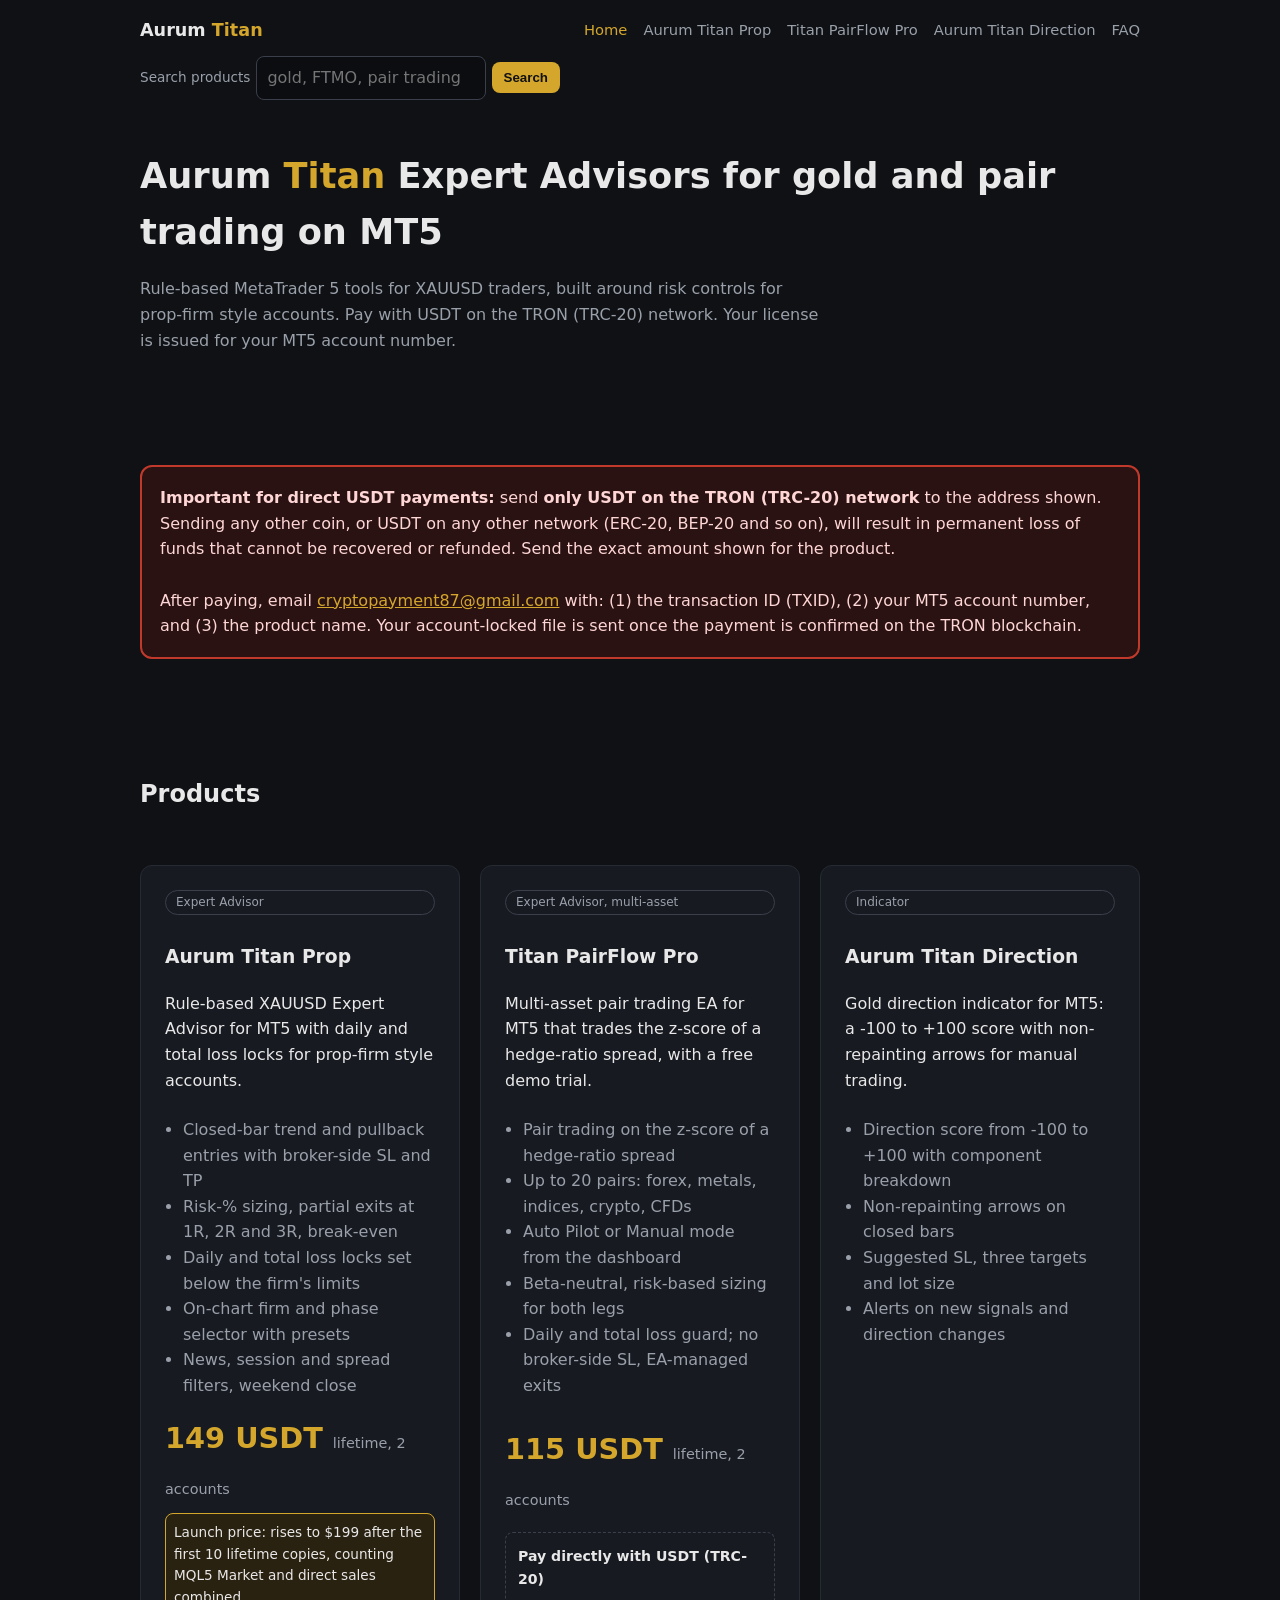
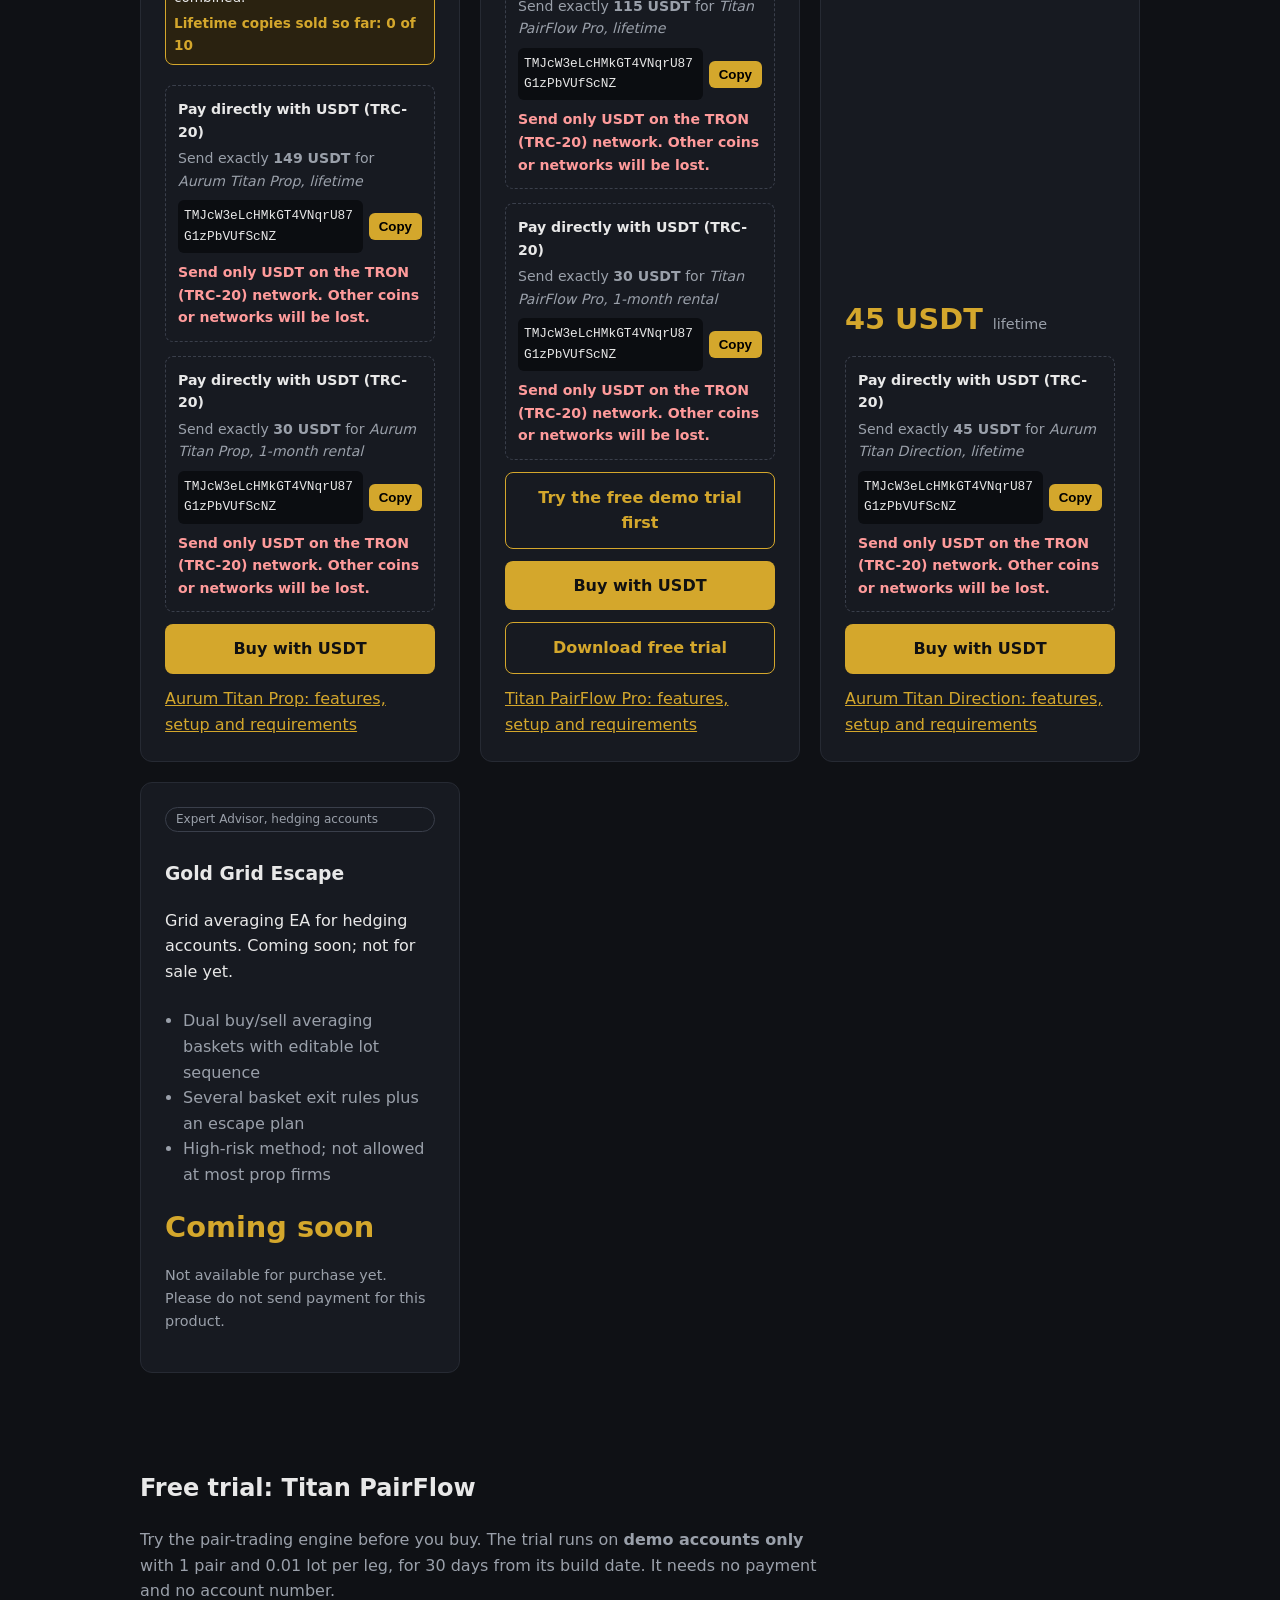
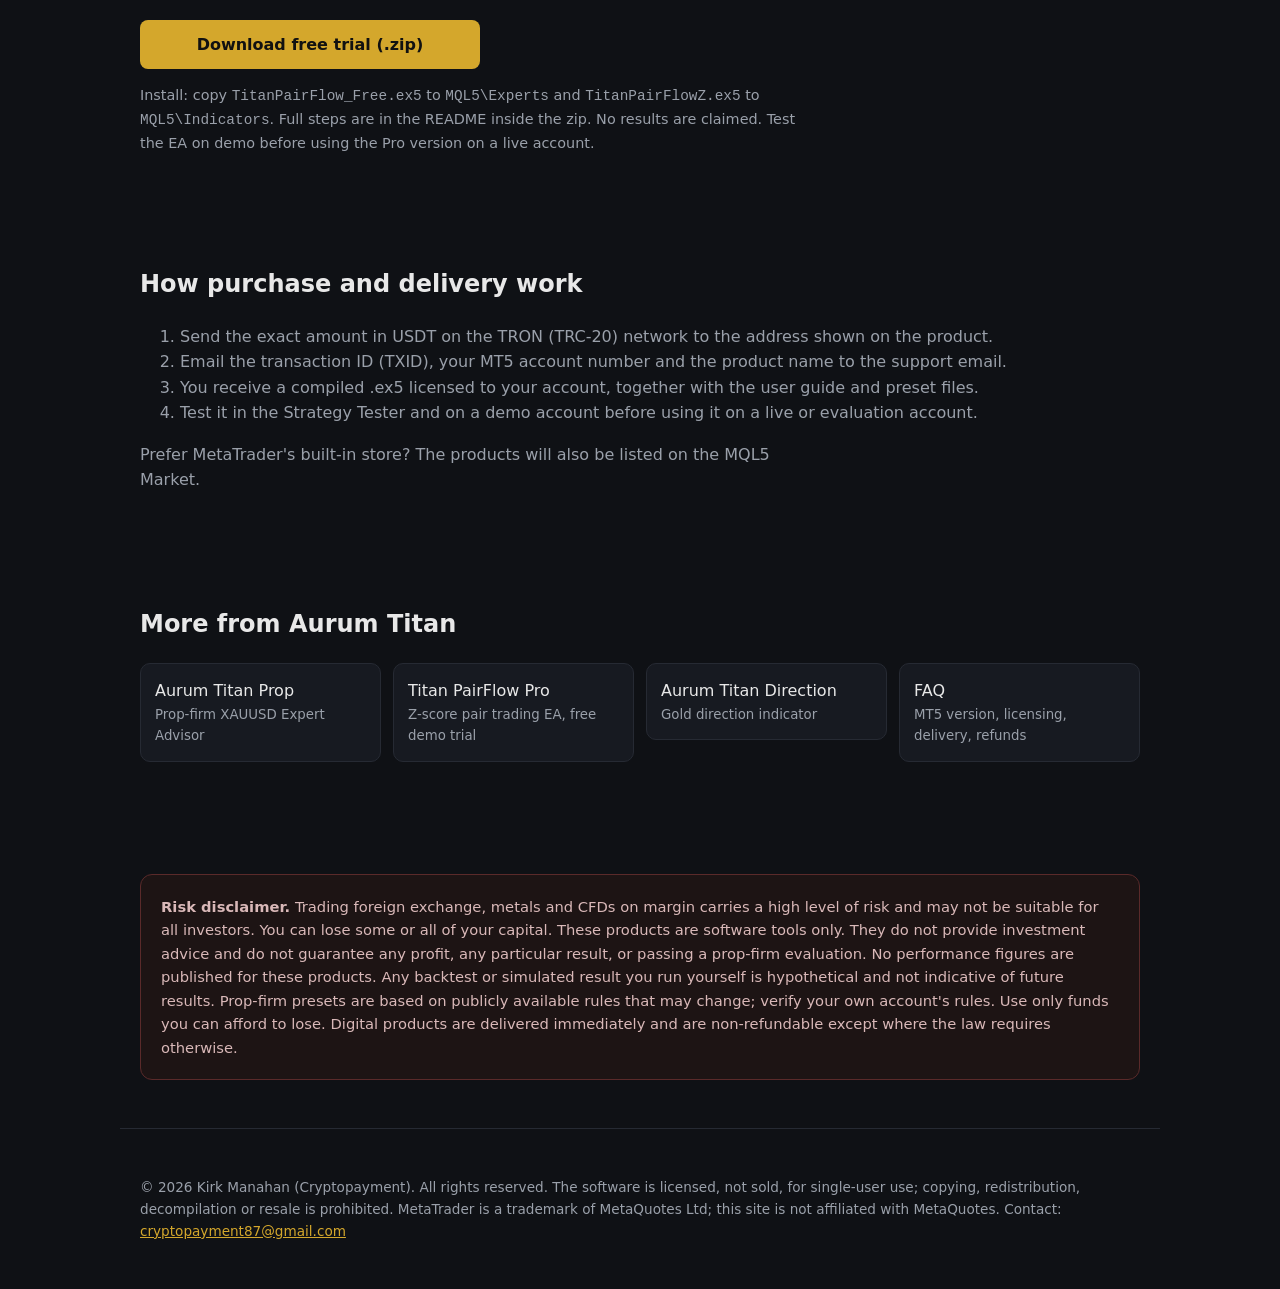
<file: index.html>
<!DOCTYPE html>
<html lang="en">
<head>
<meta charset="utf-8">
<meta name="viewport" content="width=device-width, initial-scale=1">
<title>Aurum Titan: Prop Firm Gold EA and Pair Trading EA for MT5</title>
<meta name="description" content="MetaTrader 5 tools: Aurum Titan Prop XAUUSD EA with daily and total loss locks, Titan PairFlow Pro z-score pair trading EA, and a gold direction indicator.">
<link rel="canonical" href="https://peeir36.github.io/aurum-titan-ea/">
<meta name="robots" content="index, follow">
<meta name="author" content="Kirk Manahan (Cryptopayment)">
<!-- SEARCH ENGINE VERIFICATION: paste the tags you get from the consoles here (home page is enough). -->
<!-- Google Search Console: <meta name="google-site-verification" content="PASTE_GOOGLE_TOKEN_HERE"> -->
<!-- Bing Webmaster Tools:  <meta name="msvalidate.01" content="PASTE_BING_TOKEN_HERE"> -->
<meta property="og:type" content="website">
<meta property="og:site_name" content="Aurum Titan">
<meta property="og:locale" content="en_US">
<meta property="og:title" content="Aurum Titan: Prop Firm Gold EA and Pair Trading EA for MT5">
<meta property="og:description" content="MetaTrader 5 tools: Aurum Titan Prop XAUUSD EA with daily and total loss locks, Titan PairFlow Pro z-score pair trading EA, and a gold direction indicator.">
<meta property="og:url" content="https://peeir36.github.io/aurum-titan-ea/">
<meta property="og:image" content="https://peeir36.github.io/aurum-titan-ea/assets/img/aurumtitanprop-promo.png">
<meta property="og:image:width" content="1080">
<meta property="og:image:height" content="1080">
<meta property="og:image:alt" content="Aurum Titan Prop: MetaTrader 5 Expert Advisor for XAUUSD">
<meta name="twitter:card" content="summary">
<meta name="twitter:title" content="Aurum Titan: Prop Firm Gold EA and Pair Trading EA for MT5">
<meta name="twitter:description" content="MetaTrader 5 tools: Aurum Titan Prop XAUUSD EA with daily and total loss locks, Titan PairFlow Pro z-score pair trading EA, and a gold direction indicator.">
<meta name="twitter:image" content="https://peeir36.github.io/aurum-titan-ea/assets/img/aurumtitanprop-promo.png">
<meta name="twitter:image:alt" content="Aurum Titan Prop: MetaTrader 5 Expert Advisor for XAUUSD">
<link rel="stylesheet" href="assets/site.css">
<script type="application/ld+json">
{
 "@context": "https://schema.org",
 "@graph": [
  {
   "@type": "Person",
   "@id": "https://peeir36.github.io/aurum-titan-ea/#kirk-manahan",
   "name": "Kirk Manahan",
   "alternateName": "Cryptopayment",
   "jobTitle": "MetaTrader 5 software developer",
   "email": "mailto:cryptopayment87@gmail.com",
   "url": "https://peeir36.github.io/aurum-titan-ea/",
   "sameAs": [
    "https://www.mql5.com/en/users/cryptopayment",
    "https://t.me/titanealabs"
   ]
  },
  {
   "@type": "WebSite",
   "@id": "https://peeir36.github.io/aurum-titan-ea/#website",
   "url": "https://peeir36.github.io/aurum-titan-ea/",
   "name": "Aurum Titan",
   "inLanguage": "en",
   "publisher": {
    "@id": "https://peeir36.github.io/aurum-titan-ea/#kirk-manahan"
   }
  },
  {
   "@type": "SoftwareApplication",
   "@id": "https://peeir36.github.io/aurum-titan-ea/aurumtitanprop/#software",
   "name": "Aurum Titan Prop",
   "description": "MetaTrader 5 Expert Advisor for XAUUSD: closed-bar trend and pullback entries with broker-side SL and TP, risk-% sizing, partial exits at 1R, 2R and 3R, daily and total loss locks, firm and phase presets, news, session and spread filters.",
   "url": "https://peeir36.github.io/aurum-titan-ea/aurumtitanprop/",
   "operatingSystem": "Windows (MetaTrader 5)",
   "applicationCategory": "FinanceApplication",
   "applicationSubCategory": "Expert Advisor",
   "softwareRequirements": "MetaTrader 5 desktop terminal",
   "author": {
    "@id": "https://peeir36.github.io/aurum-titan-ea/#kirk-manahan"
   },
   "publisher": {
    "@id": "https://peeir36.github.io/aurum-titan-ea/#kirk-manahan"
   },
   "offers": [
    {
     "@type": "Offer",
     "name": "Aurum Titan Prop, lifetime",
     "price": "149",
     "priceCurrency": "USD",
     "availability": "https://schema.org/InStock",
     "url": "https://peeir36.github.io/aurum-titan-ea/aurumtitanprop/#buy",
     "seller": {
      "@id": "https://peeir36.github.io/aurum-titan-ea/#kirk-manahan"
     },
     "category": "Software licence, paid in USDT (TRC-20)"
    },
    {
     "@type": "Offer",
     "name": "Aurum Titan Prop, 1-month rental",
     "price": "30",
     "priceCurrency": "USD",
     "availability": "https://schema.org/InStock",
     "url": "https://peeir36.github.io/aurum-titan-ea/aurumtitanprop/#buy",
     "seller": {
      "@id": "https://peeir36.github.io/aurum-titan-ea/#kirk-manahan"
     },
     "category": "Software licence, paid in USDT (TRC-20)"
    }
   ],
   "image": "https://peeir36.github.io/aurum-titan-ea/assets/img/aurumtitanprop-promo.png"
  },
  {
   "@type": "SoftwareApplication",
   "@id": "https://peeir36.github.io/aurum-titan-ea/titan-pairflow-pro/#software",
   "name": "Titan PairFlow Pro",
   "description": "MetaTrader 5 Expert Advisor for statistical pair trading: OLS hedge ratio and correlation per pair, entries on the z-score of the spread, beta-neutral risk-based sizing, up to 20 pairs, Auto Pilot or Manual mode, daily and total loss guard.",
   "url": "https://peeir36.github.io/aurum-titan-ea/titan-pairflow-pro/",
   "operatingSystem": "Windows (MetaTrader 5)",
   "applicationCategory": "FinanceApplication",
   "applicationSubCategory": "Expert Advisor",
   "softwareRequirements": "MetaTrader 5 desktop terminal",
   "author": {
    "@id": "https://peeir36.github.io/aurum-titan-ea/#kirk-manahan"
   },
   "publisher": {
    "@id": "https://peeir36.github.io/aurum-titan-ea/#kirk-manahan"
   },
   "offers": [
    {
     "@type": "Offer",
     "name": "Titan PairFlow Pro, lifetime",
     "price": "115",
     "priceCurrency": "USD",
     "availability": "https://schema.org/InStock",
     "url": "https://peeir36.github.io/aurum-titan-ea/titan-pairflow-pro/#buy",
     "seller": {
      "@id": "https://peeir36.github.io/aurum-titan-ea/#kirk-manahan"
     },
     "category": "Software licence, paid in USDT (TRC-20)"
    },
    {
     "@type": "Offer",
     "name": "Titan PairFlow Pro, 1-month rental",
     "price": "30",
     "priceCurrency": "USD",
     "availability": "https://schema.org/InStock",
     "url": "https://peeir36.github.io/aurum-titan-ea/titan-pairflow-pro/#buy",
     "seller": {
      "@id": "https://peeir36.github.io/aurum-titan-ea/#kirk-manahan"
     },
     "category": "Software licence, paid in USDT (TRC-20)"
    }
   ],
   "image": "https://peeir36.github.io/aurum-titan-ea/assets/img/titanpairflow-pro-promo.png"
  },
  {
   "@type": "SoftwareApplication",
   "@id": "https://peeir36.github.io/aurum-titan-ea/aurum-titan-direction/#software",
   "name": "Aurum Titan Direction",
   "description": "MetaTrader 5 indicator: direction score from -100 to +100 with component breakdown, non-repainting arrows on closed bars, suggested SL, three targets and lot size, alerts on new signals and direction changes.",
   "url": "https://peeir36.github.io/aurum-titan-ea/aurum-titan-direction/",
   "operatingSystem": "Windows (MetaTrader 5)",
   "applicationCategory": "FinanceApplication",
   "applicationSubCategory": "Indicator",
   "softwareRequirements": "MetaTrader 5 desktop terminal",
   "author": {
    "@id": "https://peeir36.github.io/aurum-titan-ea/#kirk-manahan"
   },
   "publisher": {
    "@id": "https://peeir36.github.io/aurum-titan-ea/#kirk-manahan"
   },
   "offers": [
    {
     "@type": "Offer",
     "name": "Aurum Titan Direction, lifetime",
     "price": "45",
     "priceCurrency": "USD",
     "availability": "https://schema.org/InStock",
     "url": "https://peeir36.github.io/aurum-titan-ea/aurum-titan-direction/#buy",
     "seller": {
      "@id": "https://peeir36.github.io/aurum-titan-ea/#kirk-manahan"
     },
     "category": "Software licence, paid in USDT (TRC-20)"
    }
   ]
  }
 ]
}
</script>
</head>
<body>
<a class="skip" href="#main">Skip to content</a>
<div class="topbar">
 <a class="brand" href="">Aurum <span>Titan</span></a>
 <nav aria-label="Main"><ul class="nav"><li><a href="" aria-current="page">Home</a></li><li><a href="aurumtitanprop/">Aurum Titan Prop</a></li><li><a href="titan-pairflow-pro/">Titan PairFlow Pro</a></li><li><a href="aurum-titan-direction/">Aurum Titan Direction</a></li><li><a href="faq/">FAQ</a></li></ul></nav>
 <form class="search" role="search" action="#products" method="get">
  <label for="q">Search products</label>
  <input type="search" id="q" name="q" placeholder="gold, FTMO, pair trading, trial..." autocomplete="off" aria-describedby="search-hint">
  <button type="submit">Search</button>
  <span id="search-hint" class="skip">Filters the product list by keyword, for example gold, XAUUSD, prop firm, FTMO, pair trading, z-score, grid, indicator, direction or trial.</span>
 </form>
</div>
<main id="main">
<header>
 <h1>Aurum <span>Titan</span> Expert Advisors for gold and pair trading on MT5</h1>
 <p class="lead">Rule-based MetaTrader 5 tools for XAUUSD traders, built around risk controls for prop-firm style accounts. Pay with USDT on the TRON (TRC-20) network. Your license is issued for your MT5 account number.</p>
</header>

<section>
 <div class="warnbox">
  <strong>Important for direct USDT payments:</strong> send <strong>only USDT on the TRON (TRC-20) network</strong> to the address shown. Sending any other coin, or USDT on any other network (ERC-20, BEP-20 and so on), will result in permanent loss of funds that cannot be recovered or refunded. Send the exact amount shown for the product.
  <br><br>After paying, email <a href="mailto:cryptopayment87@gmail.com" style="color:var(--gold)">cryptopayment87@gmail.com</a> with: (1) the transaction ID (TXID), (2) your MT5 account number, and (3) the product name. Your account-locked file is sent once the payment is confirmed on the TRON blockchain.
 </div>
</section>

<section id="products">
 <h2>Products</h2>
 <p id="search-status" class="status" role="status" aria-live="polite"></p>
 <div class="grid">
  <div class="card" id="card-atp" data-keywords="aurum titan prop gold xauusd prop firm ftmo fundednext the5ers expert advisor ea mt5 metatrader 5 trend pullback daily loss limit total loss lock risk guard news filter usdt buy">
   <span class="tag">Expert Advisor</span><h3><a href="aurumtitanprop/">Aurum Titan Prop</a></h3>
   <p class="one">Rule-based XAUUSD Expert Advisor for MT5 with daily and total loss locks for prop-firm style accounts.</p>
   <ul>
    <li>Closed-bar trend and pullback entries with broker-side SL and TP</li>
    <li>Risk-% sizing, partial exits at 1R, 2R and 3R, break-even</li>
    <li>Daily and total loss locks set below the firm's limits</li>
    <li>On-chart firm and phase selector with presets</li>
    <li>News, session and spread filters, weekend close</li>
   </ul>
   <div class="price">149 USDT <small>lifetime, 2 accounts</small></div>
   <div class="launch">Launch price: rises to $199 after the first 10 lifetime copies, counting MQL5 Market and direct sales combined. <span class="sold">Lifetime copies sold so far: 0 of 10</span></div>
   <div class="usdt">
    <div class="usdt-h">Pay directly with USDT (TRC-20)</div>
    <div>Send exactly <strong>149 USDT</strong> for <em>Aurum Titan Prop, lifetime</em></div>
    <div class="addr"><code>TMJcW3eLcHMkGT4VNqrU87G1zPbVUfScNZ</code><button type="button" class="copy" data-addr="TMJcW3eLcHMkGT4VNqrU87G1zPbVUfScNZ">Copy</button></div>
    <div class="usdt-warn">Send only USDT on the TRON (TRC-20) network. Other coins or networks will be lost.</div>
   </div>
   <div class="usdt">
    <div class="usdt-h">Pay directly with USDT (TRC-20)</div>
    <div>Send exactly <strong>30 USDT</strong> for <em>Aurum Titan Prop, 1-month rental</em></div>
    <div class="addr"><code>TMJcW3eLcHMkGT4VNqrU87G1zPbVUfScNZ</code><button type="button" class="copy" data-addr="TMJcW3eLcHMkGT4VNqrU87G1zPbVUfScNZ">Copy</button></div>
    <div class="usdt-warn">Send only USDT on the TRON (TRC-20) network. Other coins or networks will be lost.</div>
   </div>
   <a class="btn" href="aurumtitanprop/#buy">Buy with USDT</a>
   <a class="more" href="aurumtitanprop/">Aurum Titan Prop: features, setup and requirements</a>
  </div>
  <div class="card" id="card-tpf" data-keywords="titan pairflow pro pair trading pairs z-score zscore statistical arbitrage stat arb spread hedge ratio cointegration mean reversion forex metals indices crypto multi-asset expert advisor ea mt5 free trial demo download usdt buy">
   <span class="tag">Expert Advisor, multi-asset</span><h3><a href="titan-pairflow-pro/">Titan PairFlow Pro</a></h3>
   <p class="one">Multi-asset pair trading EA for MT5 that trades the z-score of a hedge-ratio spread, with a free demo trial.</p>
   <ul>
    <li>Pair trading on the z-score of a hedge-ratio spread</li>
    <li>Up to 20 pairs: forex, metals, indices, crypto, CFDs</li>
    <li>Auto Pilot or Manual mode from the dashboard</li>
    <li>Beta-neutral, risk-based sizing for both legs</li>
    <li>Daily and total loss guard; no broker-side SL, EA-managed exits</li>
   </ul>
   <div class="price">115 USDT <small>lifetime, 2 accounts</small></div>
   <div class="usdt">
    <div class="usdt-h">Pay directly with USDT (TRC-20)</div>
    <div>Send exactly <strong>115 USDT</strong> for <em>Titan PairFlow Pro, lifetime</em></div>
    <div class="addr"><code>TMJcW3eLcHMkGT4VNqrU87G1zPbVUfScNZ</code><button type="button" class="copy" data-addr="TMJcW3eLcHMkGT4VNqrU87G1zPbVUfScNZ">Copy</button></div>
    <div class="usdt-warn">Send only USDT on the TRON (TRC-20) network. Other coins or networks will be lost.</div>
   </div>
   <div class="usdt">
    <div class="usdt-h">Pay directly with USDT (TRC-20)</div>
    <div>Send exactly <strong>30 USDT</strong> for <em>Titan PairFlow Pro, 1-month rental</em></div>
    <div class="addr"><code>TMJcW3eLcHMkGT4VNqrU87G1zPbVUfScNZ</code><button type="button" class="copy" data-addr="TMJcW3eLcHMkGT4VNqrU87G1zPbVUfScNZ">Copy</button></div>
    <div class="usdt-warn">Send only USDT on the TRON (TRC-20) network. Other coins or networks will be lost.</div>
   </div>
   <a class="btn alt" href="#free-trial">Try the free demo trial first</a>
   <a class="btn" href="titan-pairflow-pro/#buy">Buy with USDT</a>
   <a class="btn alt" href="downloads/TitanPairFlow_Free_v1.00.zip" download>Download free trial</a>
   <a class="more" href="titan-pairflow-pro/">Titan PairFlow Pro: features, setup and requirements</a>
  </div>
  <div class="card" id="card-atd" data-keywords="aurum titan direction indicator gold xauusd direction score non-repainting arrows signals manual trading stop loss targets lot size alerts mt5 usdt buy">
   <span class="tag">Indicator</span><h3><a href="aurum-titan-direction/">Aurum Titan Direction</a></h3>
   <p class="one">Gold direction indicator for MT5: a -100 to +100 score with non-repainting arrows for manual trading.</p>
   <ul>
    <li>Direction score from -100 to +100 with component breakdown</li>
    <li>Non-repainting arrows on closed bars</li>
    <li>Suggested SL, three targets and lot size</li>
    <li>Alerts on new signals and direction changes</li>
   </ul>
   <div class="price">45 USDT <small>lifetime</small></div>
   <div class="usdt">
    <div class="usdt-h">Pay directly with USDT (TRC-20)</div>
    <div>Send exactly <strong>45 USDT</strong> for <em>Aurum Titan Direction, lifetime</em></div>
    <div class="addr"><code>TMJcW3eLcHMkGT4VNqrU87G1zPbVUfScNZ</code><button type="button" class="copy" data-addr="TMJcW3eLcHMkGT4VNqrU87G1zPbVUfScNZ">Copy</button></div>
    <div class="usdt-warn">Send only USDT on the TRON (TRC-20) network. Other coins or networks will be lost.</div>
   </div>
   <a class="btn" href="aurum-titan-direction/#buy">Buy with USDT</a>
   <a class="more" href="aurum-titan-direction/">Aurum Titan Direction: features, setup and requirements</a>
  </div>
  <div class="card" id="card-gge" data-keywords="gold grid escape grid averaging basket hedging xauusd gold expert advisor ea coming soon">
   <span class="tag">Expert Advisor, hedging accounts</span><h3>Gold Grid Escape</h3>
   <p class="one">Grid averaging EA for hedging accounts. Coming soon; not for sale yet.</p>
   <ul>
    <li>Dual buy/sell averaging baskets with editable lot sequence</li>
    <li>Several basket exit rules plus an escape plan</li>
    <li>High-risk method; not allowed at most prop firms</li>
   </ul>
   <div class="price">Coming soon</div>
   <p style="color:var(--muted);font-size:.9rem">Not available for purchase yet. Please do not send payment for this product.</p>
  </div>
 </div>
 <div id="no-match" class="nomatch" hidden>No products match your search. Try gold, XAUUSD, prop firm, FTMO, pair trading, z-score, grid, indicator, direction or trial, or clear the search box.</div>
</section>

<section id="free-trial">
 <h2>Free trial: Titan PairFlow</h2>
 <p class="lead">Try the pair-trading engine before you buy. The trial runs on <strong>demo accounts only</strong> with 1 pair and 0.01 lot per leg, for 30 days from its build date. It needs no payment and no account number.</p>
 <a class="btn" style="max-width:340px" href="downloads/TitanPairFlow_Free_v1.00.zip" download>Download free trial (.zip)</a>
 <p class="lead" style="font-size:.9rem">Install: copy <code>TitanPairFlow_Free.ex5</code> to <code>MQL5\Experts</code> and <code>TitanPairFlowZ.ex5</code> to <code>MQL5\Indicators</code>. Full steps are in the README inside the zip. No results are claimed. Test the EA on demo before using the Pro version on a live account.</p>
</section>

<section>
 <h2>How purchase and delivery work</h2>
 <ol>
  <li>Send the exact amount in USDT on the TRON (TRC-20) network to the address shown on the product.</li>
  <li>Email the transaction ID (TXID), your MT5 account number and the product name to the support email.</li>
  <li>You receive a compiled .ex5 licensed to your account, together with the user guide and preset files.</li>
  <li>Test it in the Strategy Tester and on a demo account before using it on a live or evaluation account.</li>
 </ol>
 <p class="lead">Prefer MetaTrader's built-in store? The products will also be listed on the MQL5 Market.</p>
</section>

<section>
 <h2>More from Aurum Titan</h2>
 <ul class="related"><li><a href="aurumtitanprop/">Aurum Titan Prop<small>Prop-firm XAUUSD Expert Advisor</small></a></li><li><a href="titan-pairflow-pro/">Titan PairFlow Pro<small>Z-score pair trading EA, free demo trial</small></a></li><li><a href="aurum-titan-direction/">Aurum Titan Direction<small>Gold direction indicator</small></a></li><li><a href="faq/">FAQ<small>MT5 version, licensing, delivery, refunds</small></a></li></ul>
</section>

<section>
 <div class="risk">
  <strong>Risk disclaimer.</strong> Trading foreign exchange, metals and CFDs on margin carries a high level of risk and may not be suitable for all investors. You can lose some or all of your capital. These products are software tools only. They do not provide investment advice and do not guarantee any profit, any particular result, or passing a prop-firm evaluation. No performance figures are published for these products. Any backtest or simulated result you run yourself is hypothetical and not indicative of future results. Prop-firm presets are based on publicly available rules that may change; verify your own account's rules. Use only funds you can afford to lose. Digital products are delivered immediately and are non-refundable except where the law requires otherwise.
 </div>
</section>
</main>
<footer>
 &copy; 2026 Kirk Manahan (Cryptopayment). All rights reserved. The software is licensed, not sold, for single-user use; copying, redistribution, decompilation or resale is prohibited. MetaTrader is a trademark of MetaQuotes Ltd; this site is not affiliated with MetaQuotes. Contact: <a href="mailto:cryptopayment87@gmail.com" style="color:var(--gold)">cryptopayment87@gmail.com</a>
</footer>
<script>
document.querySelectorAll('.copy').forEach(function(b){b.addEventListener('click',function(){
 var a=b.getAttribute('data-addr');
 var done=function(){b.textContent='Copied';setTimeout(function(){b.textContent='Copy'},1500)};
 if(navigator.clipboard){navigator.clipboard.writeText(a).then(done,function(){prompt('Copy this address:',a)})}else{prompt('Copy this address:',a)}
})});
</script>
<script>
(function(){
 var form=document.querySelector('form.search'),input=document.getElementById('q');
 var cards=[].slice.call(document.querySelectorAll('[data-keywords]'));
 var status=document.getElementById('search-status'),none=document.getElementById('no-match');
 if(!form||!input||!cards.length)return;          /* not the home page: the form submits to the home page */
 form.setAttribute('action','#products');
 function norm(s){return (s||'').toLowerCase().replace(/[^a-z0-9+\-%. ]+/g,' ');}
 var hay=cards.map(function(c){return norm(c.getAttribute('data-keywords')+' '+c.textContent);});
 function run(){
  var terms=norm(input.value).split(/\s+/).filter(Boolean),shown=0;
  cards.forEach(function(c,i){
   var ok=terms.every(function(t){return hay[i].indexOf(t)>-1;});
   c.hidden=!ok;if(ok)shown++;
  });
  none.hidden=shown>0;
  status.textContent=terms.length?(shown?shown+' of '+cards.length+' products match "'+input.value.trim()+'"':'No products match "'+input.value.trim()+'"'):'';
  var u=new URL(location.href);
  if(terms.length)u.searchParams.set('q',input.value.trim());else u.searchParams.delete('q');
  history.replaceState(null,'',u.pathname+u.search+u.hash);
 }
 input.addEventListener('input',run);
 input.addEventListener('keydown',function(e){if(e.key==='Escape'){input.value='';run();}});
 form.addEventListener('submit',function(e){e.preventDefault();run();document.getElementById('products').scrollIntoView();});
 var q=new URLSearchParams(location.search).get('q');
 if(q){input.value=q;run();}
})();
</script>
</body>
</html>
</file>
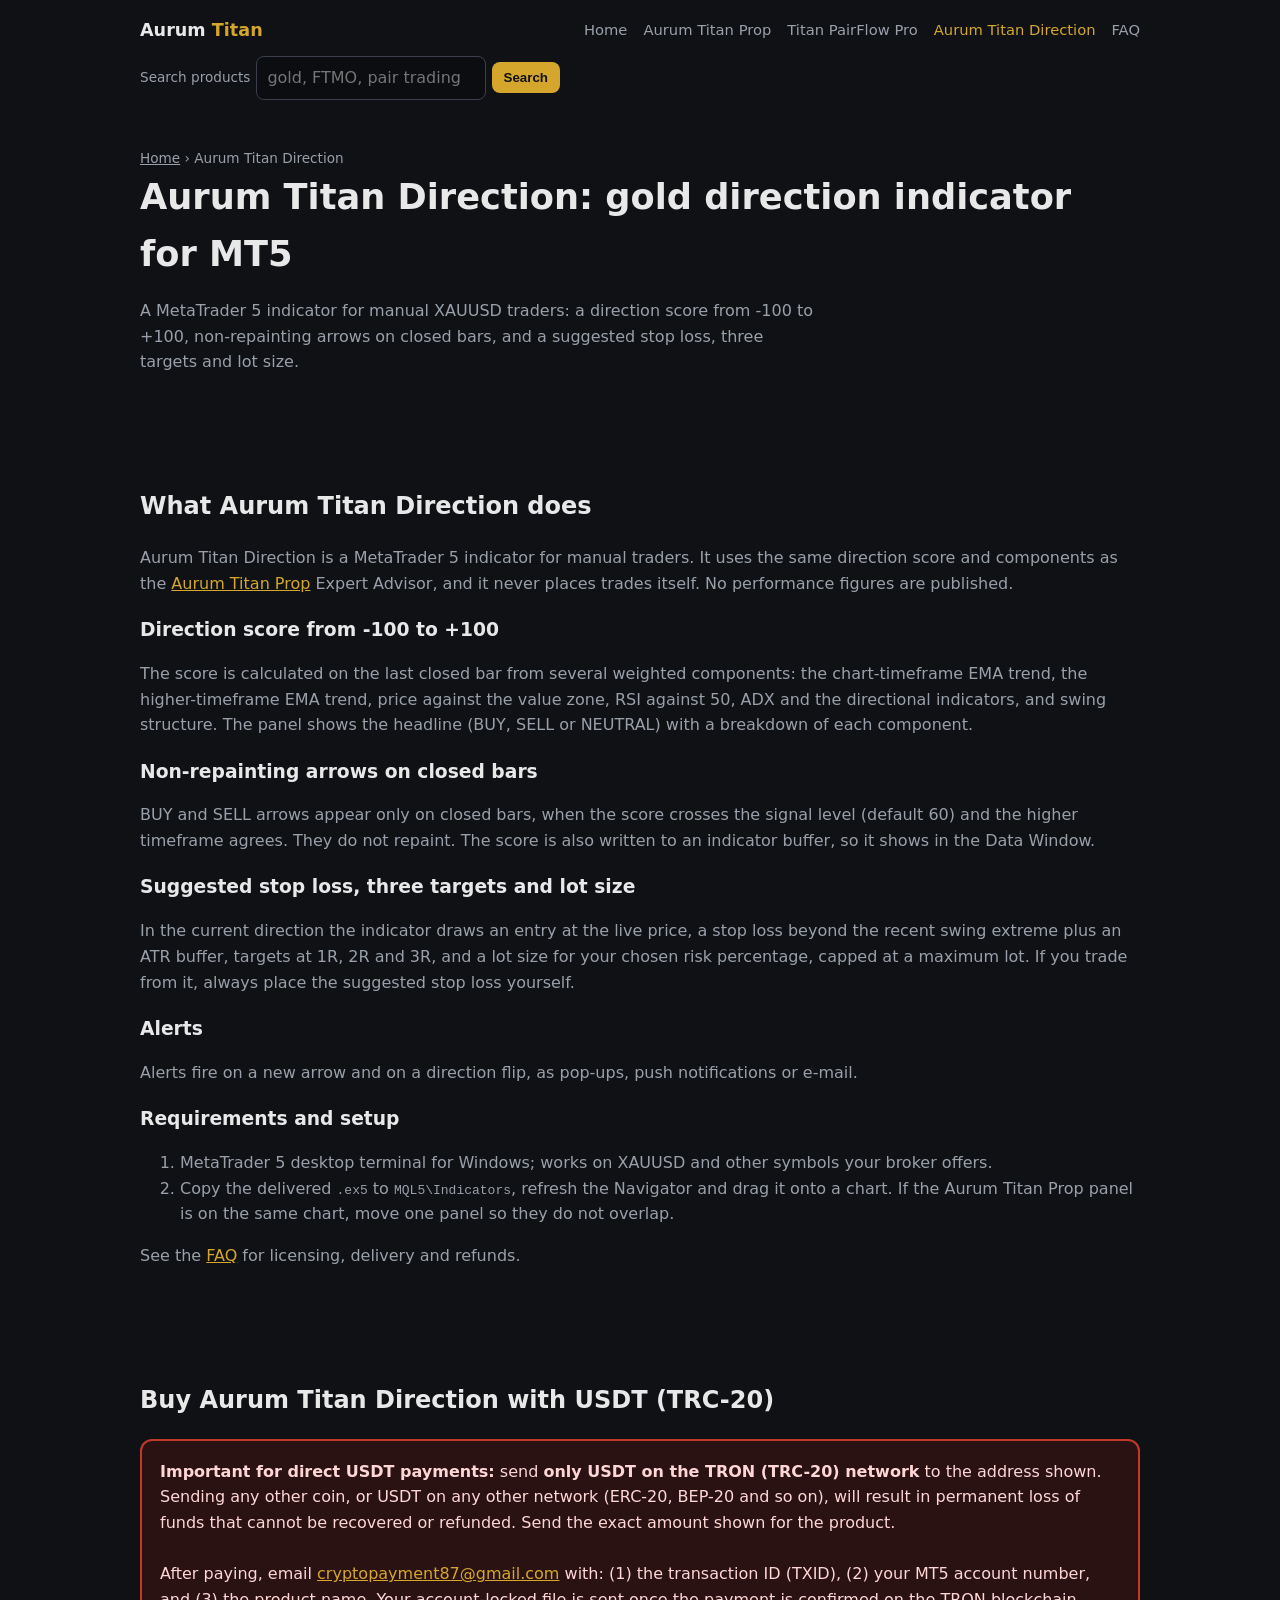
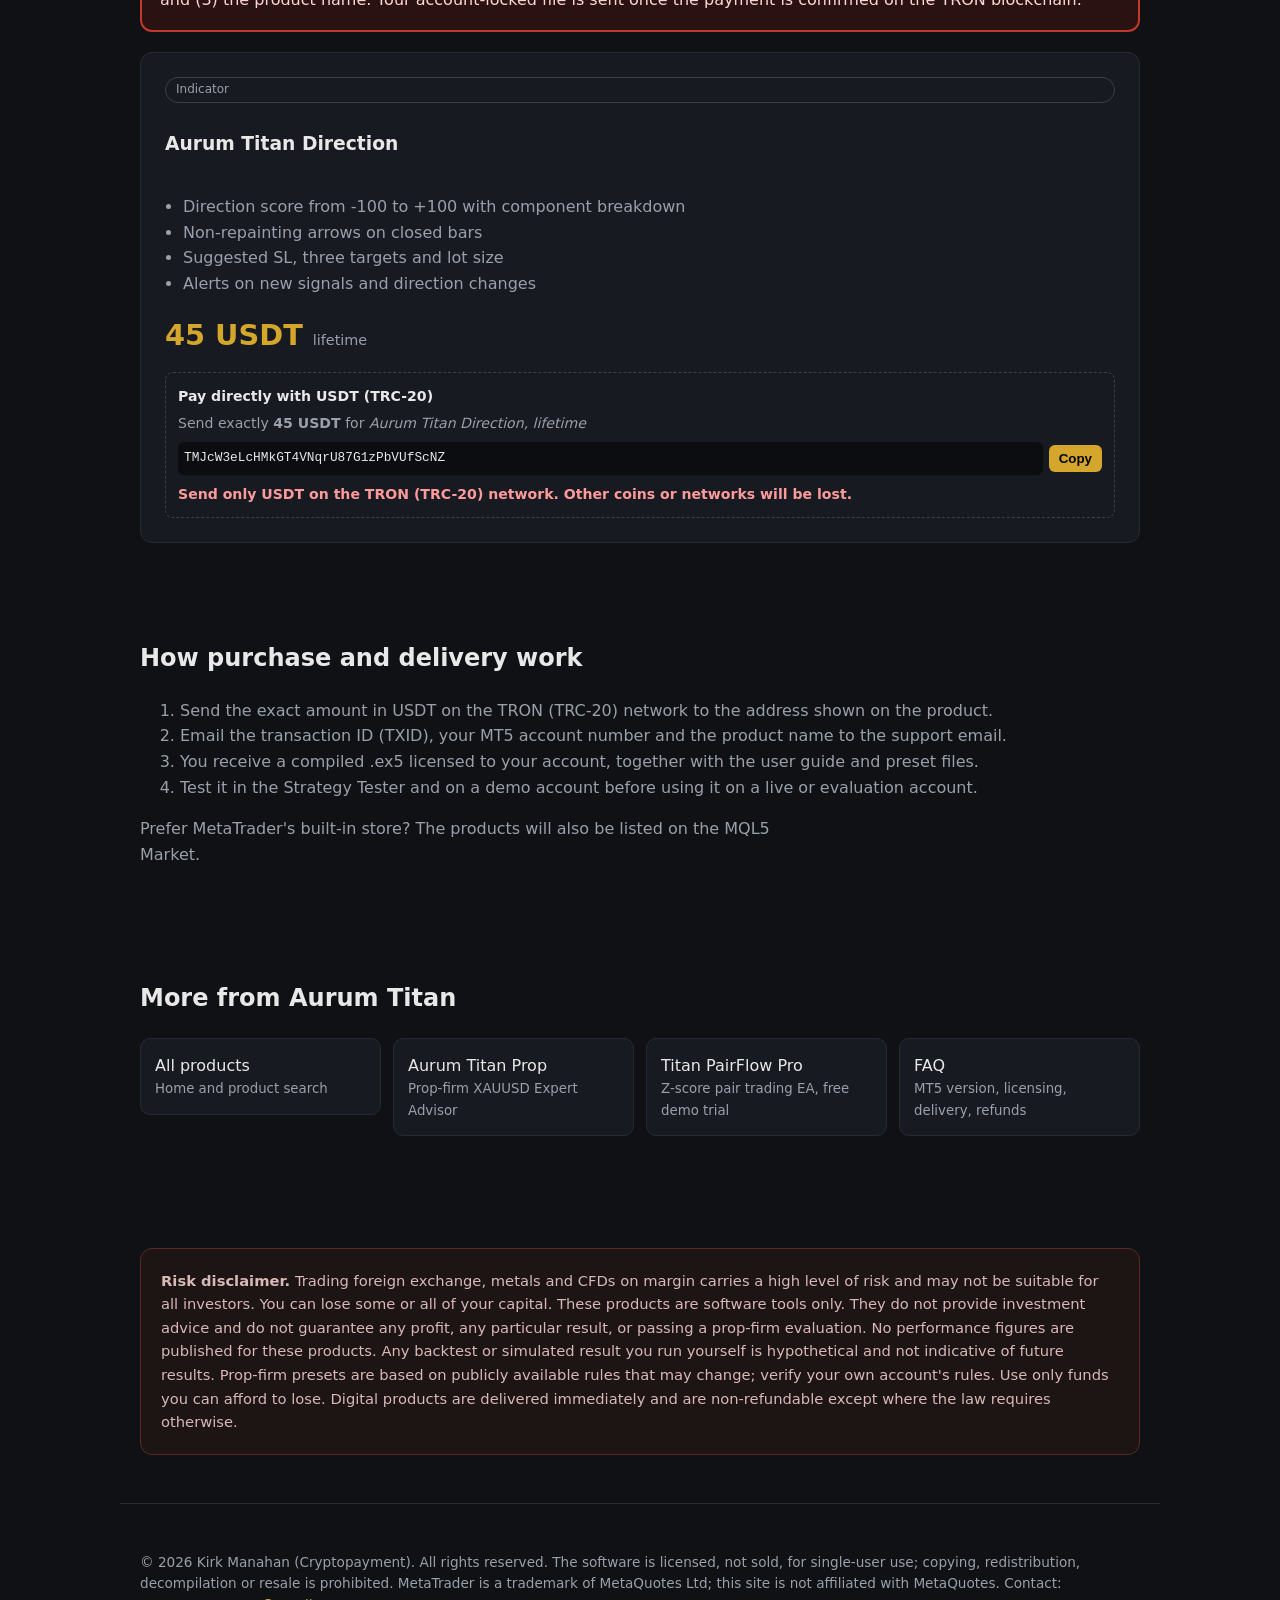
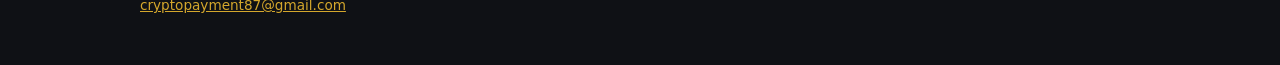
<file: aurum-titan-direction/index.html>
<!DOCTYPE html>
<html lang="en">
<head>
<meta charset="utf-8">
<meta name="viewport" content="width=device-width, initial-scale=1">
<title>Aurum Titan Direction: Gold Direction Indicator for MT5</title>
<meta name="description" content="Non-repainting XAUUSD direction indicator for MT5: score from -100 to +100, closed-bar arrows, suggested SL, three targets and lot size, alerts. 45 USDT.">
<link rel="canonical" href="https://peeir36.github.io/aurum-titan-ea/aurum-titan-direction/">
<meta name="robots" content="index, follow">
<meta name="author" content="Kirk Manahan (Cryptopayment)">
<!-- SEARCH ENGINE VERIFICATION: paste the tags you get from the consoles here (home page is enough). -->
<!-- Google Search Console: <meta name="google-site-verification" content="PASTE_GOOGLE_TOKEN_HERE"> -->
<!-- Bing Webmaster Tools:  <meta name="msvalidate.01" content="PASTE_BING_TOKEN_HERE"> -->
<meta property="og:type" content="website">
<meta property="og:site_name" content="Aurum Titan">
<meta property="og:locale" content="en_US">
<meta property="og:title" content="Aurum Titan Direction: Gold Direction Indicator for MT5">
<meta property="og:description" content="Non-repainting XAUUSD direction indicator for MT5: score from -100 to +100, closed-bar arrows, suggested SL, three targets and lot size, alerts. 45 USDT.">
<meta property="og:url" content="https://peeir36.github.io/aurum-titan-ea/aurum-titan-direction/">
<meta property="og:image" content="https://peeir36.github.io/aurum-titan-ea/assets/img/aurumtitanprop-promo.png">
<meta property="og:image:width" content="1080">
<meta property="og:image:height" content="1080">
<meta property="og:image:alt" content="Aurum Titan Prop: MetaTrader 5 Expert Advisor for XAUUSD">
<meta name="twitter:card" content="summary">
<meta name="twitter:title" content="Aurum Titan Direction: Gold Direction Indicator for MT5">
<meta name="twitter:description" content="Non-repainting XAUUSD direction indicator for MT5: score from -100 to +100, closed-bar arrows, suggested SL, three targets and lot size, alerts. 45 USDT.">
<meta name="twitter:image" content="https://peeir36.github.io/aurum-titan-ea/assets/img/aurumtitanprop-promo.png">
<meta name="twitter:image:alt" content="Aurum Titan Prop: MetaTrader 5 Expert Advisor for XAUUSD">
<link rel="stylesheet" href="../assets/site.css">
<script type="application/ld+json">
{
 "@context": "https://schema.org",
 "@graph": [
  {
   "@type": "Person",
   "@id": "https://peeir36.github.io/aurum-titan-ea/#kirk-manahan",
   "name": "Kirk Manahan",
   "alternateName": "Cryptopayment",
   "jobTitle": "MetaTrader 5 software developer",
   "email": "mailto:cryptopayment87@gmail.com",
   "url": "https://peeir36.github.io/aurum-titan-ea/",
   "sameAs": [
    "https://www.mql5.com/en/users/cryptopayment",
    "https://t.me/titanealabs"
   ]
  },
  {
   "@type": "WebSite",
   "@id": "https://peeir36.github.io/aurum-titan-ea/#website",
   "url": "https://peeir36.github.io/aurum-titan-ea/",
   "name": "Aurum Titan",
   "inLanguage": "en",
   "publisher": {
    "@id": "https://peeir36.github.io/aurum-titan-ea/#kirk-manahan"
   }
  },
  {
   "@type": "SoftwareApplication",
   "@id": "https://peeir36.github.io/aurum-titan-ea/aurum-titan-direction/#software",
   "name": "Aurum Titan Direction",
   "description": "MetaTrader 5 indicator: direction score from -100 to +100 with component breakdown, non-repainting arrows on closed bars, suggested SL, three targets and lot size, alerts on new signals and direction changes.",
   "url": "https://peeir36.github.io/aurum-titan-ea/aurum-titan-direction/",
   "operatingSystem": "Windows (MetaTrader 5)",
   "applicationCategory": "FinanceApplication",
   "applicationSubCategory": "Indicator",
   "softwareRequirements": "MetaTrader 5 desktop terminal",
   "author": {
    "@id": "https://peeir36.github.io/aurum-titan-ea/#kirk-manahan"
   },
   "publisher": {
    "@id": "https://peeir36.github.io/aurum-titan-ea/#kirk-manahan"
   },
   "offers": [
    {
     "@type": "Offer",
     "name": "Aurum Titan Direction, lifetime",
     "price": "45",
     "priceCurrency": "USD",
     "availability": "https://schema.org/InStock",
     "url": "https://peeir36.github.io/aurum-titan-ea/aurum-titan-direction/#buy",
     "seller": {
      "@id": "https://peeir36.github.io/aurum-titan-ea/#kirk-manahan"
     },
     "category": "Software licence, paid in USDT (TRC-20)"
    }
   ]
  },
  {
   "@type": "BreadcrumbList",
   "@id": "https://peeir36.github.io/aurum-titan-ea/aurum-titan-direction/#breadcrumb",
   "itemListElement": [
    {
     "@type": "ListItem",
     "position": 1,
     "name": "Home",
     "item": "https://peeir36.github.io/aurum-titan-ea/"
    },
    {
     "@type": "ListItem",
     "position": 2,
     "name": "Aurum Titan Direction",
     "item": "https://peeir36.github.io/aurum-titan-ea/aurum-titan-direction/"
    }
   ]
  }
 ]
}
</script>
</head>
<body>
<a class="skip" href="#main">Skip to content</a>
<div class="topbar">
 <a class="brand" href="../">Aurum <span>Titan</span></a>
 <nav aria-label="Main"><ul class="nav"><li><a href="../">Home</a></li><li><a href="../aurumtitanprop/">Aurum Titan Prop</a></li><li><a href="../titan-pairflow-pro/">Titan PairFlow Pro</a></li><li><a href="../aurum-titan-direction/" aria-current="page">Aurum Titan Direction</a></li><li><a href="../faq/">FAQ</a></li></ul></nav>
 <form class="search" role="search" action="../#products" method="get">
  <label for="q">Search products</label>
  <input type="search" id="q" name="q" placeholder="gold, FTMO, pair trading, trial..." autocomplete="off" aria-describedby="search-hint">
  <button type="submit">Search</button>
  <span id="search-hint" class="skip">Filters the product list by keyword, for example gold, XAUUSD, prop firm, FTMO, pair trading, z-score, grid, indicator, direction or trial.</span>
 </form>
</div>
<main id="main">
<header>
 <nav class="crumbs" aria-label="Breadcrumb"><a href="../">Home</a> &rsaquo; <span aria-current="page">Aurum Titan Direction</span></nav>
 <h1>Aurum Titan Direction: gold direction indicator for MT5</h1>
 <p class="lead">A MetaTrader 5 indicator for manual XAUUSD traders: a direction score from -100 to +100, non-repainting arrows on closed bars, and a suggested stop loss, three targets and lot size.</p>
</header>

<section class="content">
 <h2>What Aurum Titan Direction does</h2>
 <p>Aurum Titan Direction is a MetaTrader 5 indicator for manual traders. It uses the same direction score and components as the <a href="../aurumtitanprop/">Aurum Titan Prop</a> Expert Advisor, and it never places trades itself. No performance figures are published.</p>

 <h3>Direction score from -100 to +100</h3>
 <p>The score is calculated on the last closed bar from several weighted components: the chart-timeframe EMA trend, the higher-timeframe EMA trend, price against the value zone, RSI against 50, ADX and the directional indicators, and swing structure. The panel shows the headline (BUY, SELL or NEUTRAL) with a breakdown of each component.</p>

 <h3>Non-repainting arrows on closed bars</h3>
 <p>BUY and SELL arrows appear only on closed bars, when the score crosses the signal level (default 60) and the higher timeframe agrees. They do not repaint. The score is also written to an indicator buffer, so it shows in the Data Window.</p>

 <h3>Suggested stop loss, three targets and lot size</h3>
 <p>In the current direction the indicator draws an entry at the live price, a stop loss beyond the recent swing extreme plus an ATR buffer, targets at 1R, 2R and 3R, and a lot size for your chosen risk percentage, capped at a maximum lot. If you trade from it, always place the suggested stop loss yourself.</p>

 <h3>Alerts</h3>
 <p>Alerts fire on a new arrow and on a direction flip, as pop-ups, push notifications or e-mail.</p>

 <h3>Requirements and setup</h3>
 <ol>
  <li>MetaTrader 5 desktop terminal for Windows; works on XAUUSD and other symbols your broker offers.</li>
  <li>Copy the delivered <code>.ex5</code> to <code>MQL5\Indicators</code>, refresh the Navigator and drag it onto a chart. If the Aurum Titan Prop panel is on the same chart, move one panel so they do not overlap.</li>
 </ol>
 <p>See the <a href="../faq/">FAQ</a> for licensing, delivery and refunds.</p>
</section>

<section id="buy">
 <h2>Buy Aurum Titan Direction with USDT (TRC-20)</h2>
 <div class="warnbox">
  <strong>Important for direct USDT payments:</strong> send <strong>only USDT on the TRON (TRC-20) network</strong> to the address shown. Sending any other coin, or USDT on any other network (ERC-20, BEP-20 and so on), will result in permanent loss of funds that cannot be recovered or refunded. Send the exact amount shown for the product.
  <br><br>After paying, email <a href="mailto:cryptopayment87@gmail.com" style="color:var(--gold)">cryptopayment87@gmail.com</a> with: (1) the transaction ID (TXID), (2) your MT5 account number, and (3) the product name. Your account-locked file is sent once the payment is confirmed on the TRON blockchain.
 </div>
 <div class="grid">
  <div class="card">
   <span class="tag">Indicator</span><h3>Aurum Titan Direction</h3>
   <ul>
    <li>Direction score from -100 to +100 with component breakdown</li>
    <li>Non-repainting arrows on closed bars</li>
    <li>Suggested SL, three targets and lot size</li>
    <li>Alerts on new signals and direction changes</li>
   </ul>
   <div class="price">45 USDT <small>lifetime</small></div>
   <div class="usdt">
    <div class="usdt-h">Pay directly with USDT (TRC-20)</div>
    <div>Send exactly <strong>45 USDT</strong> for <em>Aurum Titan Direction, lifetime</em></div>
    <div class="addr"><code>TMJcW3eLcHMkGT4VNqrU87G1zPbVUfScNZ</code><button type="button" class="copy" data-addr="TMJcW3eLcHMkGT4VNqrU87G1zPbVUfScNZ">Copy</button></div>
    <div class="usdt-warn">Send only USDT on the TRON (TRC-20) network. Other coins or networks will be lost.</div>
   </div>
  </div>
 </div>
</section>


<section>
 <h2>How purchase and delivery work</h2>
 <ol>
  <li>Send the exact amount in USDT on the TRON (TRC-20) network to the address shown on the product.</li>
  <li>Email the transaction ID (TXID), your MT5 account number and the product name to the support email.</li>
  <li>You receive a compiled .ex5 licensed to your account, together with the user guide and preset files.</li>
  <li>Test it in the Strategy Tester and on a demo account before using it on a live or evaluation account.</li>
 </ol>
 <p class="lead">Prefer MetaTrader's built-in store? The products will also be listed on the MQL5 Market.</p>
</section>

<section>
 <h2>More from Aurum Titan</h2>
 <ul class="related"><li><a href="../">All products<small>Home and product search</small></a></li><li><a href="../aurumtitanprop/">Aurum Titan Prop<small>Prop-firm XAUUSD Expert Advisor</small></a></li><li><a href="../titan-pairflow-pro/">Titan PairFlow Pro<small>Z-score pair trading EA, free demo trial</small></a></li><li><a href="../faq/">FAQ<small>MT5 version, licensing, delivery, refunds</small></a></li></ul>
</section>

<section>
 <div class="risk">
  <strong>Risk disclaimer.</strong> Trading foreign exchange, metals and CFDs on margin carries a high level of risk and may not be suitable for all investors. You can lose some or all of your capital. These products are software tools only. They do not provide investment advice and do not guarantee any profit, any particular result, or passing a prop-firm evaluation. No performance figures are published for these products. Any backtest or simulated result you run yourself is hypothetical and not indicative of future results. Prop-firm presets are based on publicly available rules that may change; verify your own account's rules. Use only funds you can afford to lose. Digital products are delivered immediately and are non-refundable except where the law requires otherwise.
 </div>
</section>
</main>
<footer>
 &copy; 2026 Kirk Manahan (Cryptopayment). All rights reserved. The software is licensed, not sold, for single-user use; copying, redistribution, decompilation or resale is prohibited. MetaTrader is a trademark of MetaQuotes Ltd; this site is not affiliated with MetaQuotes. Contact: <a href="mailto:cryptopayment87@gmail.com" style="color:var(--gold)">cryptopayment87@gmail.com</a>
</footer>
<script>
document.querySelectorAll('.copy').forEach(function(b){b.addEventListener('click',function(){
 var a=b.getAttribute('data-addr');
 var done=function(){b.textContent='Copied';setTimeout(function(){b.textContent='Copy'},1500)};
 if(navigator.clipboard){navigator.clipboard.writeText(a).then(done,function(){prompt('Copy this address:',a)})}else{prompt('Copy this address:',a)}
})});
</script>
<script>
(function(){
 var form=document.querySelector('form.search'),input=document.getElementById('q');
 var cards=[].slice.call(document.querySelectorAll('[data-keywords]'));
 var status=document.getElementById('search-status'),none=document.getElementById('no-match');
 if(!form||!input||!cards.length)return;          /* not the home page: the form submits to the home page */
 form.setAttribute('action','#products');
 function norm(s){return (s||'').toLowerCase().replace(/[^a-z0-9+\-%. ]+/g,' ');}
 var hay=cards.map(function(c){return norm(c.getAttribute('data-keywords')+' '+c.textContent);});
 function run(){
  var terms=norm(input.value).split(/\s+/).filter(Boolean),shown=0;
  cards.forEach(function(c,i){
   var ok=terms.every(function(t){return hay[i].indexOf(t)>-1;});
   c.hidden=!ok;if(ok)shown++;
  });
  none.hidden=shown>0;
  status.textContent=terms.length?(shown?shown+' of '+cards.length+' products match "'+input.value.trim()+'"':'No products match "'+input.value.trim()+'"'):'';
  var u=new URL(location.href);
  if(terms.length)u.searchParams.set('q',input.value.trim());else u.searchParams.delete('q');
  history.replaceState(null,'',u.pathname+u.search+u.hash);
 }
 input.addEventListener('input',run);
 input.addEventListener('keydown',function(e){if(e.key==='Escape'){input.value='';run();}});
 form.addEventListener('submit',function(e){e.preventDefault();run();document.getElementById('products').scrollIntoView();});
 var q=new URLSearchParams(location.search).get('q');
 if(q){input.value=q;run();}
})();
</script>
</body>
</html>
</file>
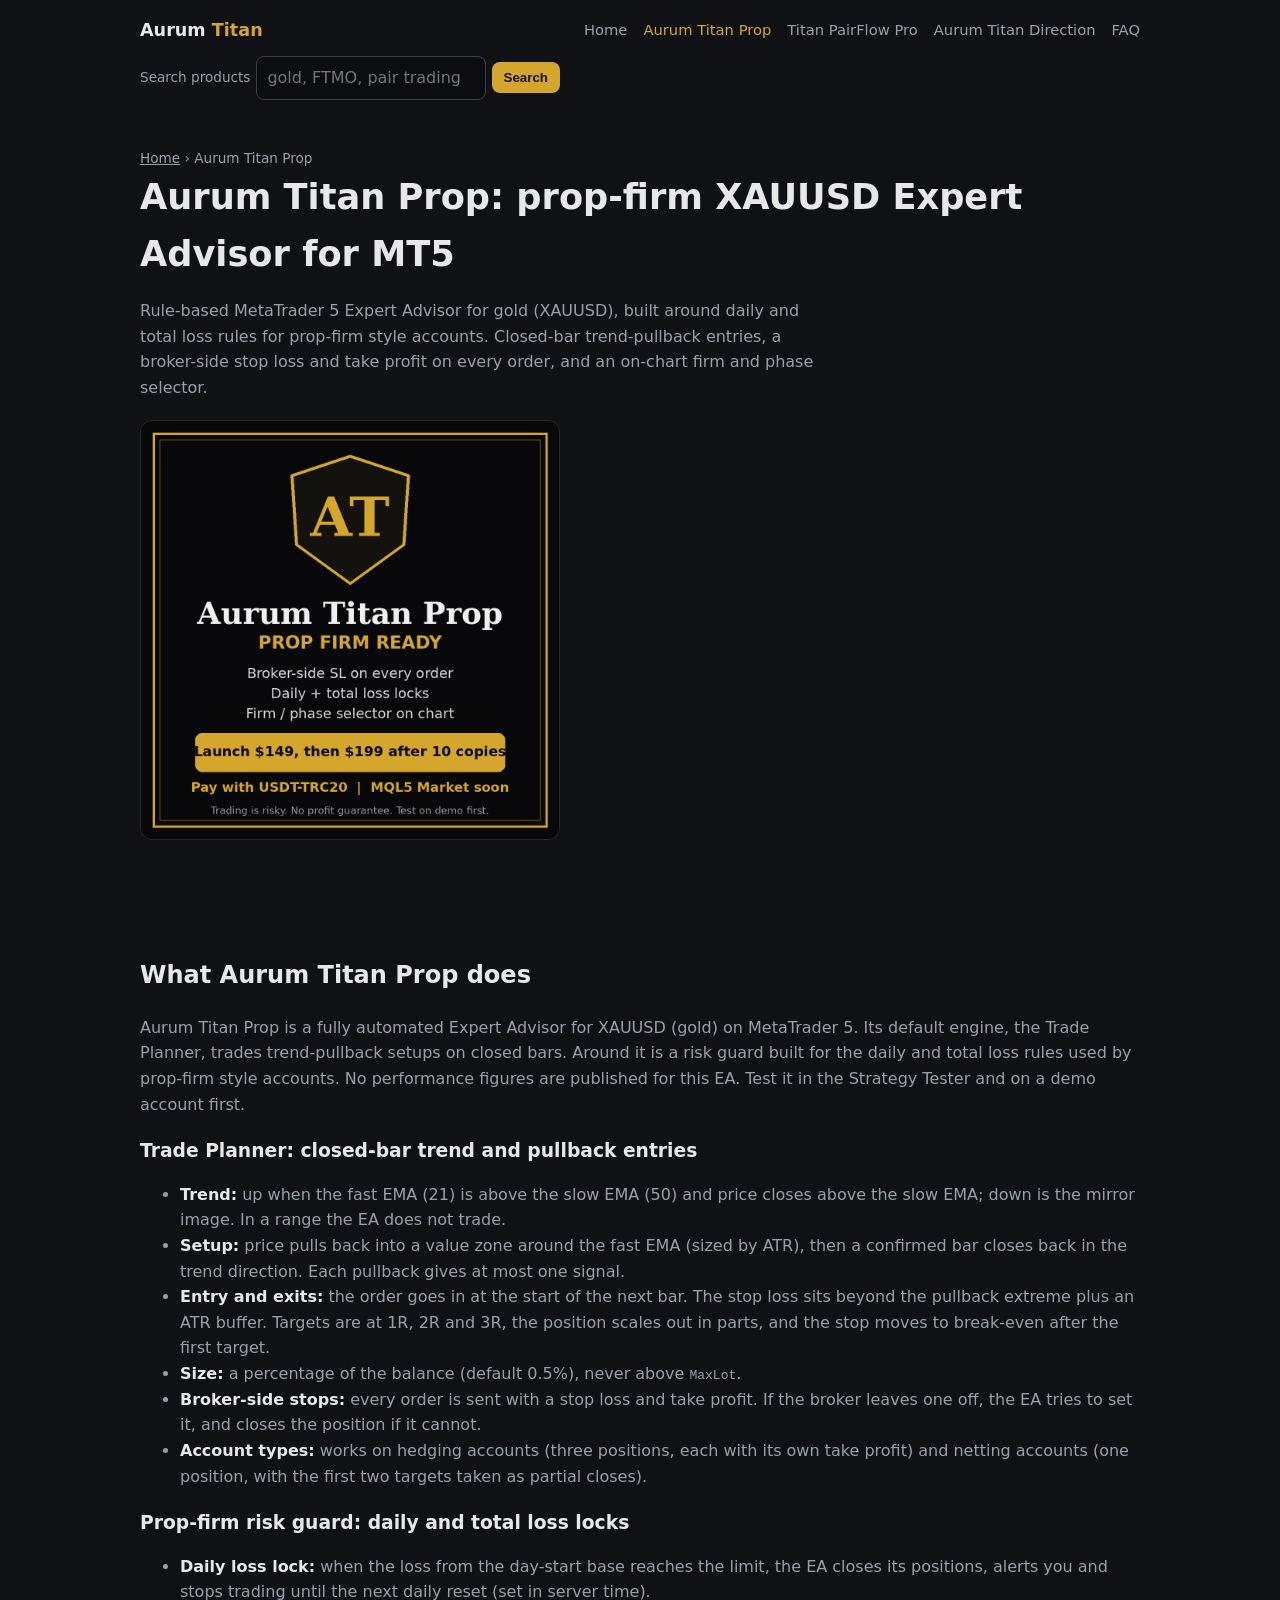
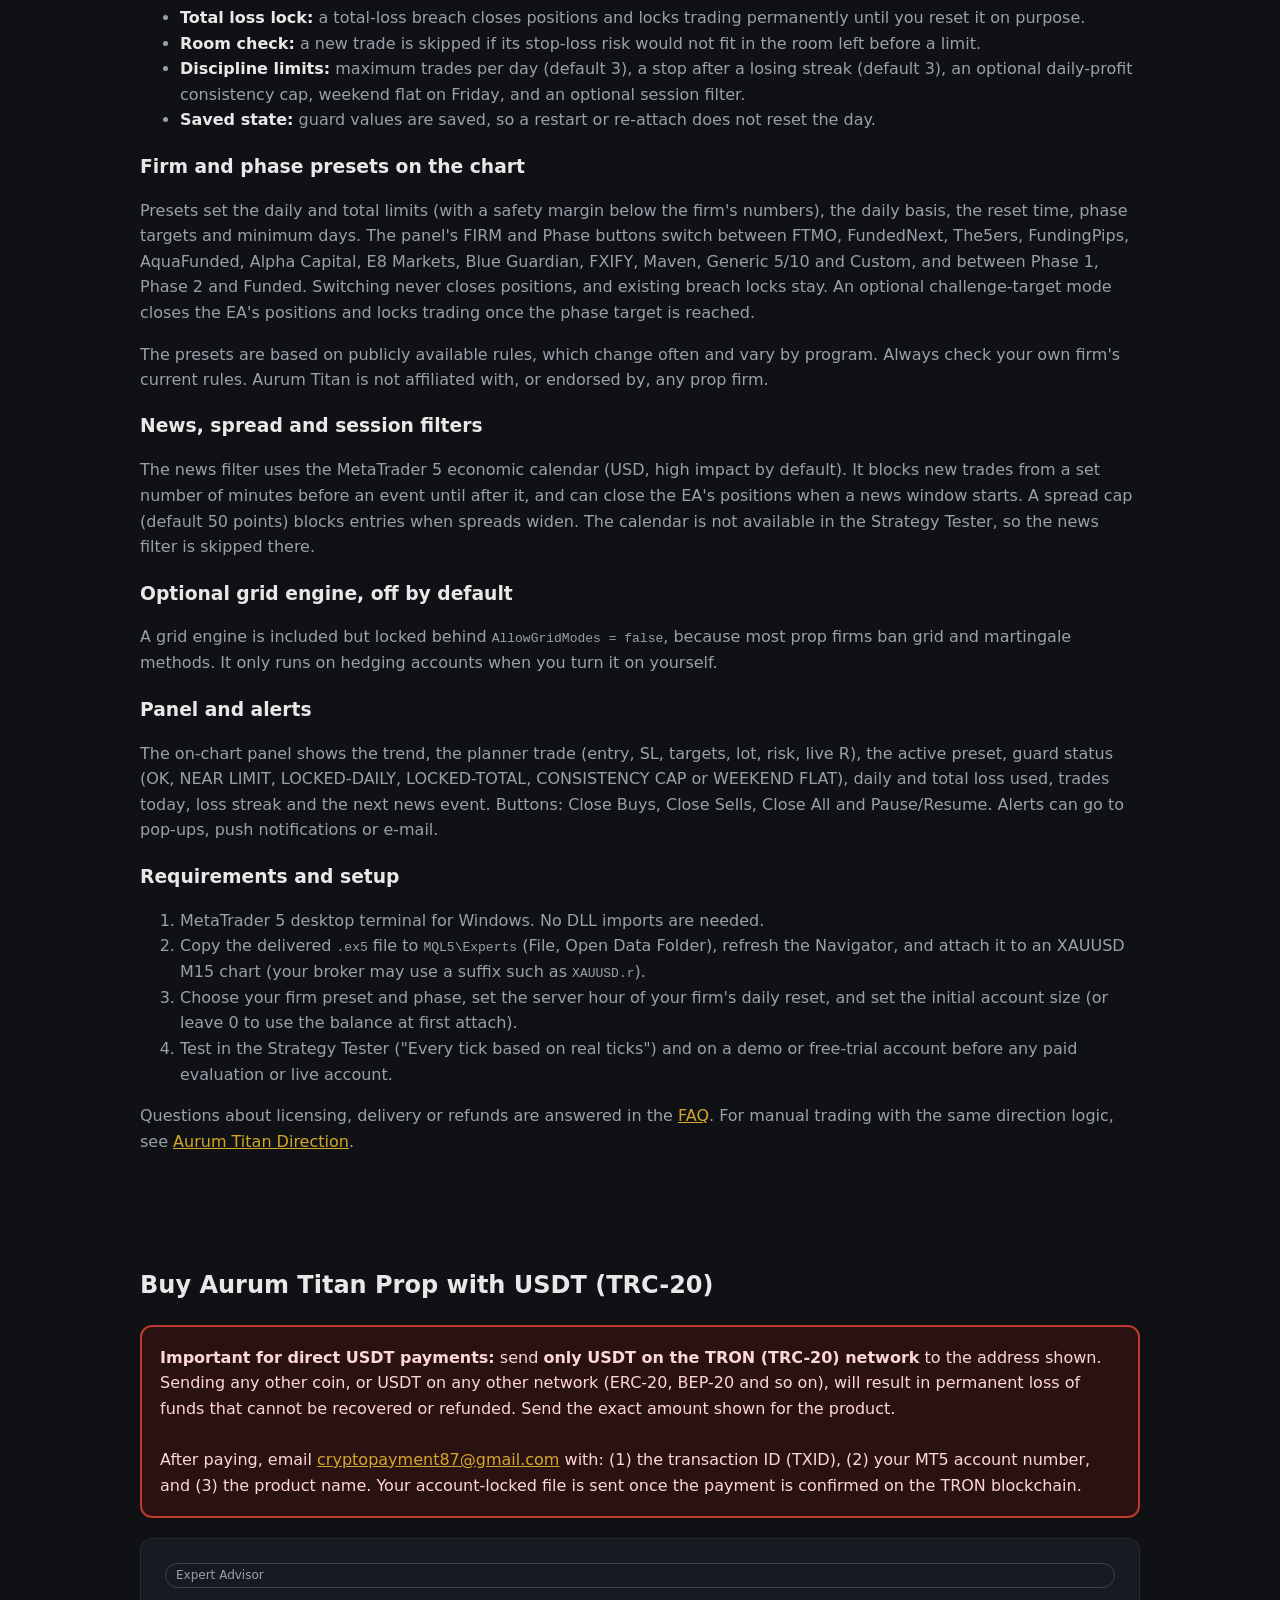
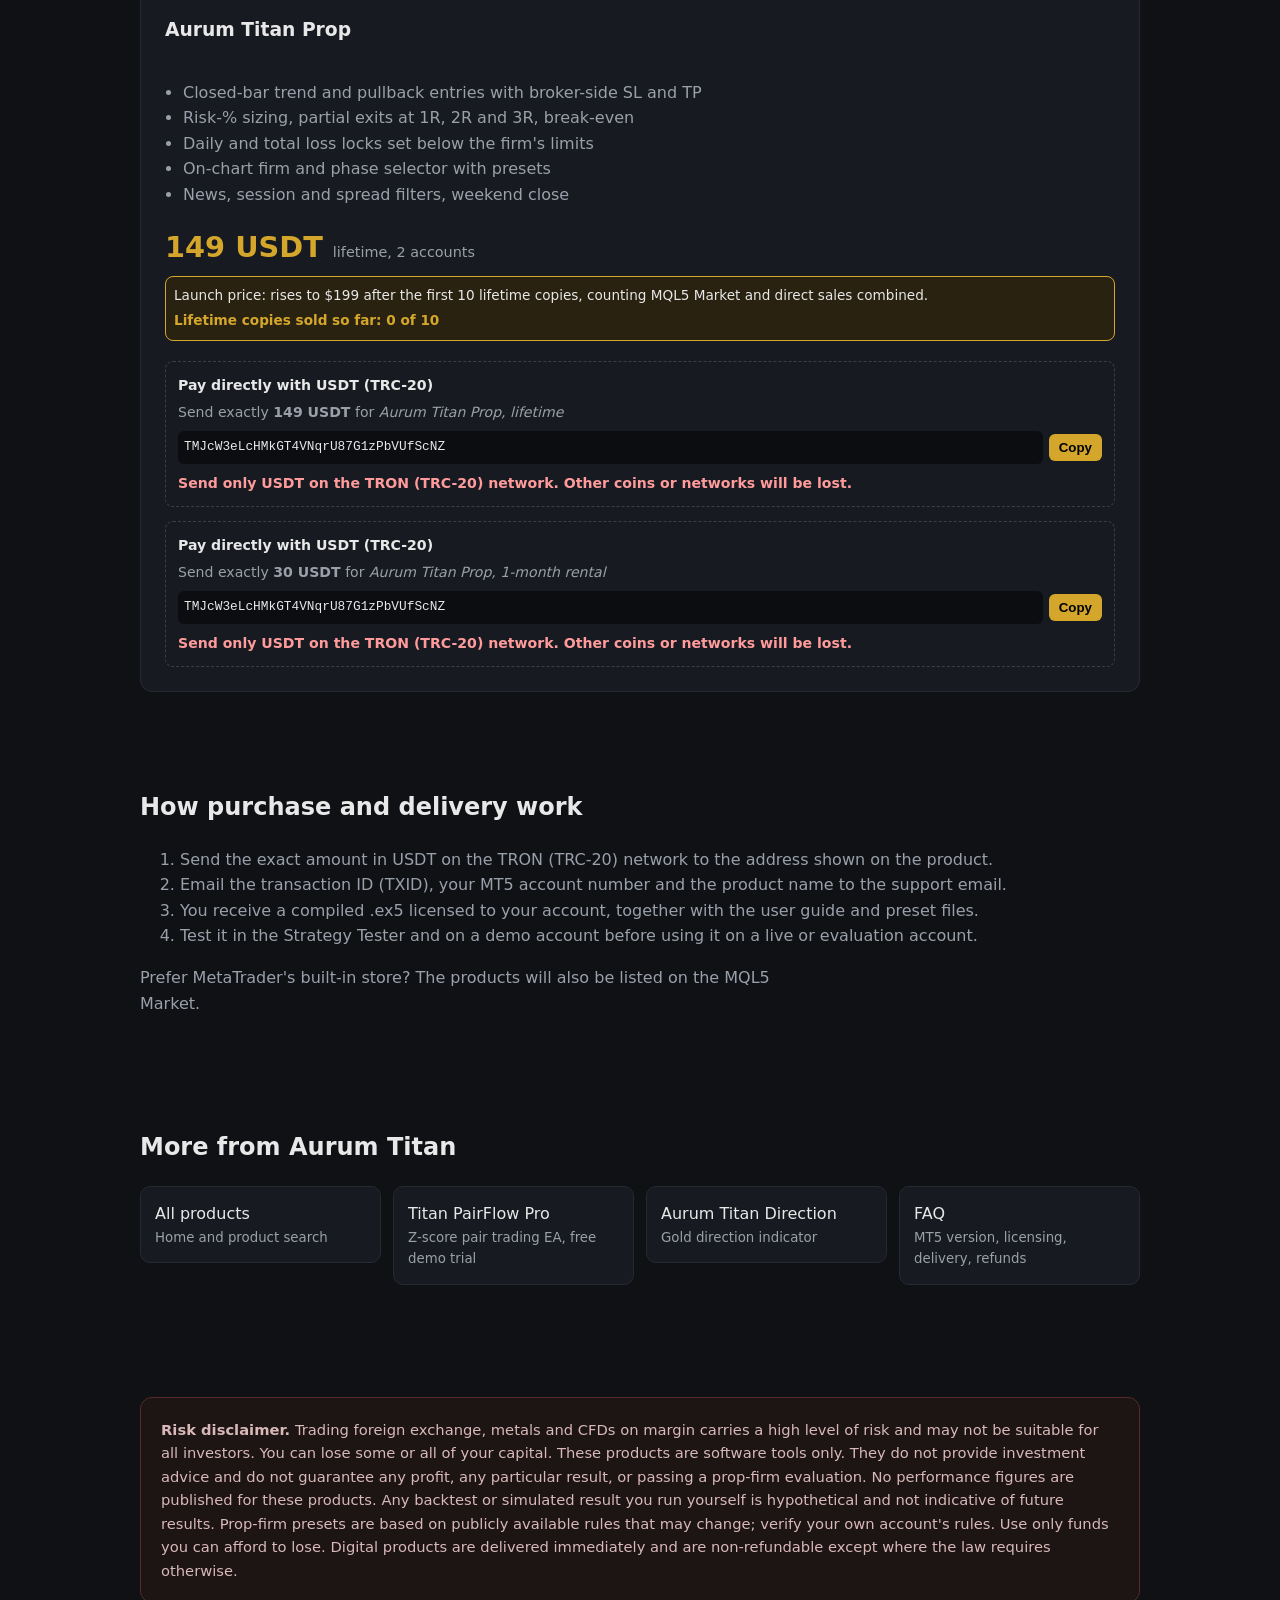
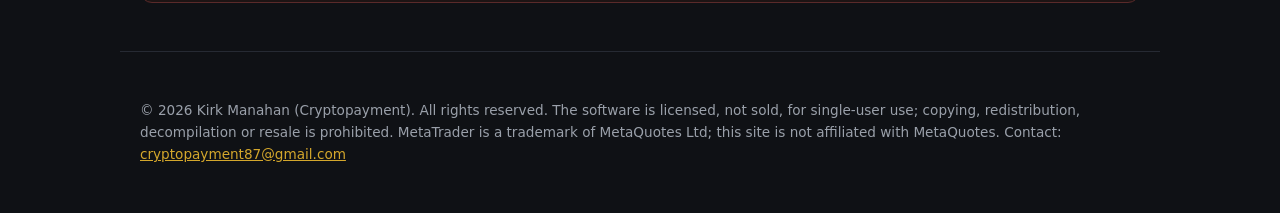
<file: aurumtitanprop/index.html>
<!DOCTYPE html>
<html lang="en">
<head>
<meta charset="utf-8">
<meta name="viewport" content="width=device-width, initial-scale=1">
<title>Aurum Titan Prop: Prop Firm XAUUSD Expert Advisor for MT5</title>
<meta name="description" content="XAUUSD Expert Advisor for MT5 with broker-side SL and TP, risk-% sizing, daily and total loss locks and firm presets. 149 USDT lifetime or 30 USDT a month.">
<link rel="canonical" href="https://peeir36.github.io/aurum-titan-ea/aurumtitanprop/">
<meta name="robots" content="index, follow">
<meta name="author" content="Kirk Manahan (Cryptopayment)">
<!-- SEARCH ENGINE VERIFICATION: paste the tags you get from the consoles here (home page is enough). -->
<!-- Google Search Console: <meta name="google-site-verification" content="PASTE_GOOGLE_TOKEN_HERE"> -->
<!-- Bing Webmaster Tools:  <meta name="msvalidate.01" content="PASTE_BING_TOKEN_HERE"> -->
<meta property="og:type" content="website">
<meta property="og:site_name" content="Aurum Titan">
<meta property="og:locale" content="en_US">
<meta property="og:title" content="Aurum Titan Prop: Prop Firm XAUUSD Expert Advisor for MT5">
<meta property="og:description" content="XAUUSD Expert Advisor for MT5 with broker-side SL and TP, risk-% sizing, daily and total loss locks and firm presets. 149 USDT lifetime or 30 USDT a month.">
<meta property="og:url" content="https://peeir36.github.io/aurum-titan-ea/aurumtitanprop/">
<meta property="og:image" content="https://peeir36.github.io/aurum-titan-ea/assets/img/aurumtitanprop-promo.png">
<meta property="og:image:width" content="1080">
<meta property="og:image:height" content="1080">
<meta property="og:image:alt" content="Aurum Titan Prop promo graphic: broker-side SL on every order, daily and total loss locks, firm and phase selector on the chart, launch price 149 rising to 199 after 10 copies">
<meta name="twitter:card" content="summary">
<meta name="twitter:title" content="Aurum Titan Prop: Prop Firm XAUUSD Expert Advisor for MT5">
<meta name="twitter:description" content="XAUUSD Expert Advisor for MT5 with broker-side SL and TP, risk-% sizing, daily and total loss locks and firm presets. 149 USDT lifetime or 30 USDT a month.">
<meta name="twitter:image" content="https://peeir36.github.io/aurum-titan-ea/assets/img/aurumtitanprop-promo.png">
<meta name="twitter:image:alt" content="Aurum Titan Prop promo graphic: broker-side SL on every order, daily and total loss locks, firm and phase selector on the chart, launch price 149 rising to 199 after 10 copies">
<link rel="stylesheet" href="../assets/site.css">
<script type="application/ld+json">
{
 "@context": "https://schema.org",
 "@graph": [
  {
   "@type": "Person",
   "@id": "https://peeir36.github.io/aurum-titan-ea/#kirk-manahan",
   "name": "Kirk Manahan",
   "alternateName": "Cryptopayment",
   "jobTitle": "MetaTrader 5 software developer",
   "email": "mailto:cryptopayment87@gmail.com",
   "url": "https://peeir36.github.io/aurum-titan-ea/",
   "sameAs": [
    "https://www.mql5.com/en/users/cryptopayment",
    "https://t.me/titanealabs"
   ]
  },
  {
   "@type": "WebSite",
   "@id": "https://peeir36.github.io/aurum-titan-ea/#website",
   "url": "https://peeir36.github.io/aurum-titan-ea/",
   "name": "Aurum Titan",
   "inLanguage": "en",
   "publisher": {
    "@id": "https://peeir36.github.io/aurum-titan-ea/#kirk-manahan"
   }
  },
  {
   "@type": "SoftwareApplication",
   "@id": "https://peeir36.github.io/aurum-titan-ea/aurumtitanprop/#software",
   "name": "Aurum Titan Prop",
   "description": "MetaTrader 5 Expert Advisor for XAUUSD: closed-bar trend and pullback entries with broker-side SL and TP, risk-% sizing, partial exits at 1R, 2R and 3R, daily and total loss locks, firm and phase presets, news, session and spread filters.",
   "url": "https://peeir36.github.io/aurum-titan-ea/aurumtitanprop/",
   "operatingSystem": "Windows (MetaTrader 5)",
   "applicationCategory": "FinanceApplication",
   "applicationSubCategory": "Expert Advisor",
   "softwareRequirements": "MetaTrader 5 desktop terminal",
   "author": {
    "@id": "https://peeir36.github.io/aurum-titan-ea/#kirk-manahan"
   },
   "publisher": {
    "@id": "https://peeir36.github.io/aurum-titan-ea/#kirk-manahan"
   },
   "offers": [
    {
     "@type": "Offer",
     "name": "Aurum Titan Prop, lifetime",
     "price": "149",
     "priceCurrency": "USD",
     "availability": "https://schema.org/InStock",
     "url": "https://peeir36.github.io/aurum-titan-ea/aurumtitanprop/#buy",
     "seller": {
      "@id": "https://peeir36.github.io/aurum-titan-ea/#kirk-manahan"
     },
     "category": "Software licence, paid in USDT (TRC-20)"
    },
    {
     "@type": "Offer",
     "name": "Aurum Titan Prop, 1-month rental",
     "price": "30",
     "priceCurrency": "USD",
     "availability": "https://schema.org/InStock",
     "url": "https://peeir36.github.io/aurum-titan-ea/aurumtitanprop/#buy",
     "seller": {
      "@id": "https://peeir36.github.io/aurum-titan-ea/#kirk-manahan"
     },
     "category": "Software licence, paid in USDT (TRC-20)"
    }
   ],
   "image": "https://peeir36.github.io/aurum-titan-ea/assets/img/aurumtitanprop-promo.png"
  },
  {
   "@type": "BreadcrumbList",
   "@id": "https://peeir36.github.io/aurum-titan-ea/aurumtitanprop/#breadcrumb",
   "itemListElement": [
    {
     "@type": "ListItem",
     "position": 1,
     "name": "Home",
     "item": "https://peeir36.github.io/aurum-titan-ea/"
    },
    {
     "@type": "ListItem",
     "position": 2,
     "name": "Aurum Titan Prop",
     "item": "https://peeir36.github.io/aurum-titan-ea/aurumtitanprop/"
    }
   ]
  }
 ]
}
</script>
</head>
<body>
<a class="skip" href="#main">Skip to content</a>
<div class="topbar">
 <a class="brand" href="../">Aurum <span>Titan</span></a>
 <nav aria-label="Main"><ul class="nav"><li><a href="../">Home</a></li><li><a href="../aurumtitanprop/" aria-current="page">Aurum Titan Prop</a></li><li><a href="../titan-pairflow-pro/">Titan PairFlow Pro</a></li><li><a href="../aurum-titan-direction/">Aurum Titan Direction</a></li><li><a href="../faq/">FAQ</a></li></ul></nav>
 <form class="search" role="search" action="../#products" method="get">
  <label for="q">Search products</label>
  <input type="search" id="q" name="q" placeholder="gold, FTMO, pair trading, trial..." autocomplete="off" aria-describedby="search-hint">
  <button type="submit">Search</button>
  <span id="search-hint" class="skip">Filters the product list by keyword, for example gold, XAUUSD, prop firm, FTMO, pair trading, z-score, grid, indicator, direction or trial.</span>
 </form>
</div>
<main id="main">
<header>
 <nav class="crumbs" aria-label="Breadcrumb"><a href="../">Home</a> &rsaquo; <span aria-current="page">Aurum Titan Prop</span></nav>
 <h1>Aurum Titan Prop: prop-firm XAUUSD Expert Advisor for MT5</h1>
 <p class="lead">Rule-based MetaTrader 5 Expert Advisor for gold (XAUUSD), built around daily and total loss rules for prop-firm style accounts. Closed-bar trend-pullback entries, a broker-side stop loss and take profit on every order, and an on-chart firm and phase selector.</p>
 <img class="promo" src="../assets/img/aurumtitanprop-promo.png" width="1080" height="1080" alt="Aurum Titan Prop promo graphic: broker-side SL on every order, daily and total loss locks, firm and phase selector on the chart, launch price 149 rising to 199 after 10 copies" loading="lazy">
</header>

<section class="content">
 <h2>What Aurum Titan Prop does</h2>
 <p>Aurum Titan Prop is a fully automated Expert Advisor for XAUUSD (gold) on MetaTrader 5. Its default engine, the Trade Planner, trades trend-pullback setups on closed bars. Around it is a risk guard built for the daily and total loss rules used by prop-firm style accounts. No performance figures are published for this EA. Test it in the Strategy Tester and on a demo account first.</p>

 <h3>Trade Planner: closed-bar trend and pullback entries</h3>
 <ul>
  <li><strong>Trend:</strong> up when the fast EMA (21) is above the slow EMA (50) and price closes above the slow EMA; down is the mirror image. In a range the EA does not trade.</li>
  <li><strong>Setup:</strong> price pulls back into a value zone around the fast EMA (sized by ATR), then a confirmed bar closes back in the trend direction. Each pullback gives at most one signal.</li>
  <li><strong>Entry and exits:</strong> the order goes in at the start of the next bar. The stop loss sits beyond the pullback extreme plus an ATR buffer. Targets are at 1R, 2R and 3R, the position scales out in parts, and the stop moves to break-even after the first target.</li>
  <li><strong>Size:</strong> a percentage of the balance (default 0.5%), never above <code>MaxLot</code>.</li>
  <li><strong>Broker-side stops:</strong> every order is sent with a stop loss and take profit. If the broker leaves one off, the EA tries to set it, and closes the position if it cannot.</li>
  <li><strong>Account types:</strong> works on hedging accounts (three positions, each with its own take profit) and netting accounts (one position, with the first two targets taken as partial closes).</li>
 </ul>

 <h3>Prop-firm risk guard: daily and total loss locks</h3>
 <ul>
  <li><strong>Daily loss lock:</strong> when the loss from the day-start base reaches the limit, the EA closes its positions, alerts you and stops trading until the next daily reset (set in server time).</li>
  <li><strong>Total loss lock:</strong> a total-loss breach closes positions and locks trading permanently until you reset it on purpose.</li>
  <li><strong>Room check:</strong> a new trade is skipped if its stop-loss risk would not fit in the room left before a limit.</li>
  <li><strong>Discipline limits:</strong> maximum trades per day (default 3), a stop after a losing streak (default 3), an optional daily-profit consistency cap, weekend flat on Friday, and an optional session filter.</li>
  <li><strong>Saved state:</strong> guard values are saved, so a restart or re-attach does not reset the day.</li>
 </ul>

 <h3>Firm and phase presets on the chart</h3>
 <p>Presets set the daily and total limits (with a safety margin below the firm's numbers), the daily basis, the reset time, phase targets and minimum days. The panel's FIRM and Phase buttons switch between FTMO, FundedNext, The5ers, FundingPips, AquaFunded, Alpha Capital, E8 Markets, Blue Guardian, FXIFY, Maven, Generic 5/10 and Custom, and between Phase 1, Phase 2 and Funded. Switching never closes positions, and existing breach locks stay. An optional challenge-target mode closes the EA's positions and locks trading once the phase target is reached.</p>
 <p>The presets are based on publicly available rules, which change often and vary by program. Always check your own firm's current rules. Aurum Titan is not affiliated with, or endorsed by, any prop firm.</p>

 <h3>News, spread and session filters</h3>
 <p>The news filter uses the MetaTrader 5 economic calendar (USD, high impact by default). It blocks new trades from a set number of minutes before an event until after it, and can close the EA's positions when a news window starts. A spread cap (default 50 points) blocks entries when spreads widen. The calendar is not available in the Strategy Tester, so the news filter is skipped there.</p>

 <h3>Optional grid engine, off by default</h3>
 <p>A grid engine is included but locked behind <code>AllowGridModes = false</code>, because most prop firms ban grid and martingale methods. It only runs on hedging accounts when you turn it on yourself.</p>

 <h3>Panel and alerts</h3>
 <p>The on-chart panel shows the trend, the planner trade (entry, SL, targets, lot, risk, live R), the active preset, guard status (OK, NEAR LIMIT, LOCKED-DAILY, LOCKED-TOTAL, CONSISTENCY CAP or WEEKEND FLAT), daily and total loss used, trades today, loss streak and the next news event. Buttons: Close Buys, Close Sells, Close All and Pause/Resume. Alerts can go to pop-ups, push notifications or e-mail.</p>

 <h3>Requirements and setup</h3>
 <ol>
  <li>MetaTrader 5 desktop terminal for Windows. No DLL imports are needed.</li>
  <li>Copy the delivered <code>.ex5</code> file to <code>MQL5\Experts</code> (File, Open Data Folder), refresh the Navigator, and attach it to an XAUUSD M15 chart (your broker may use a suffix such as <code>XAUUSD.r</code>).</li>
  <li>Choose your firm preset and phase, set the server hour of your firm's daily reset, and set the initial account size (or leave 0 to use the balance at first attach).</li>
  <li>Test in the Strategy Tester ("Every tick based on real ticks") and on a demo or free-trial account before any paid evaluation or live account.</li>
 </ol>
 <p>Questions about licensing, delivery or refunds are answered in the <a href="../faq/">FAQ</a>. For manual trading with the same direction logic, see <a href="../aurum-titan-direction/">Aurum Titan Direction</a>.</p>
</section>

<section id="buy">
 <h2>Buy Aurum Titan Prop with USDT (TRC-20)</h2>
 <div class="warnbox">
  <strong>Important for direct USDT payments:</strong> send <strong>only USDT on the TRON (TRC-20) network</strong> to the address shown. Sending any other coin, or USDT on any other network (ERC-20, BEP-20 and so on), will result in permanent loss of funds that cannot be recovered or refunded. Send the exact amount shown for the product.
  <br><br>After paying, email <a href="mailto:cryptopayment87@gmail.com" style="color:var(--gold)">cryptopayment87@gmail.com</a> with: (1) the transaction ID (TXID), (2) your MT5 account number, and (3) the product name. Your account-locked file is sent once the payment is confirmed on the TRON blockchain.
 </div>
 <div class="grid">
  <div class="card">
   <span class="tag">Expert Advisor</span><h3>Aurum Titan Prop</h3>
   <ul>
    <li>Closed-bar trend and pullback entries with broker-side SL and TP</li>
    <li>Risk-% sizing, partial exits at 1R, 2R and 3R, break-even</li>
    <li>Daily and total loss locks set below the firm's limits</li>
    <li>On-chart firm and phase selector with presets</li>
    <li>News, session and spread filters, weekend close</li>
   </ul>
   <div class="price">149 USDT <small>lifetime, 2 accounts</small></div>
   <div class="launch">Launch price: rises to $199 after the first 10 lifetime copies, counting MQL5 Market and direct sales combined. <span class="sold">Lifetime copies sold so far: 0 of 10</span></div>
   <div class="usdt">
    <div class="usdt-h">Pay directly with USDT (TRC-20)</div>
    <div>Send exactly <strong>149 USDT</strong> for <em>Aurum Titan Prop, lifetime</em></div>
    <div class="addr"><code>TMJcW3eLcHMkGT4VNqrU87G1zPbVUfScNZ</code><button type="button" class="copy" data-addr="TMJcW3eLcHMkGT4VNqrU87G1zPbVUfScNZ">Copy</button></div>
    <div class="usdt-warn">Send only USDT on the TRON (TRC-20) network. Other coins or networks will be lost.</div>
   </div>
   <div class="usdt">
    <div class="usdt-h">Pay directly with USDT (TRC-20)</div>
    <div>Send exactly <strong>30 USDT</strong> for <em>Aurum Titan Prop, 1-month rental</em></div>
    <div class="addr"><code>TMJcW3eLcHMkGT4VNqrU87G1zPbVUfScNZ</code><button type="button" class="copy" data-addr="TMJcW3eLcHMkGT4VNqrU87G1zPbVUfScNZ">Copy</button></div>
    <div class="usdt-warn">Send only USDT on the TRON (TRC-20) network. Other coins or networks will be lost.</div>
   </div>
  </div>
 </div>
</section>


<section>
 <h2>How purchase and delivery work</h2>
 <ol>
  <li>Send the exact amount in USDT on the TRON (TRC-20) network to the address shown on the product.</li>
  <li>Email the transaction ID (TXID), your MT5 account number and the product name to the support email.</li>
  <li>You receive a compiled .ex5 licensed to your account, together with the user guide and preset files.</li>
  <li>Test it in the Strategy Tester and on a demo account before using it on a live or evaluation account.</li>
 </ol>
 <p class="lead">Prefer MetaTrader's built-in store? The products will also be listed on the MQL5 Market.</p>
</section>

<section>
 <h2>More from Aurum Titan</h2>
 <ul class="related"><li><a href="../">All products<small>Home and product search</small></a></li><li><a href="../titan-pairflow-pro/">Titan PairFlow Pro<small>Z-score pair trading EA, free demo trial</small></a></li><li><a href="../aurum-titan-direction/">Aurum Titan Direction<small>Gold direction indicator</small></a></li><li><a href="../faq/">FAQ<small>MT5 version, licensing, delivery, refunds</small></a></li></ul>
</section>

<section>
 <div class="risk">
  <strong>Risk disclaimer.</strong> Trading foreign exchange, metals and CFDs on margin carries a high level of risk and may not be suitable for all investors. You can lose some or all of your capital. These products are software tools only. They do not provide investment advice and do not guarantee any profit, any particular result, or passing a prop-firm evaluation. No performance figures are published for these products. Any backtest or simulated result you run yourself is hypothetical and not indicative of future results. Prop-firm presets are based on publicly available rules that may change; verify your own account's rules. Use only funds you can afford to lose. Digital products are delivered immediately and are non-refundable except where the law requires otherwise.
 </div>
</section>
</main>
<footer>
 &copy; 2026 Kirk Manahan (Cryptopayment). All rights reserved. The software is licensed, not sold, for single-user use; copying, redistribution, decompilation or resale is prohibited. MetaTrader is a trademark of MetaQuotes Ltd; this site is not affiliated with MetaQuotes. Contact: <a href="mailto:cryptopayment87@gmail.com" style="color:var(--gold)">cryptopayment87@gmail.com</a>
</footer>
<script>
document.querySelectorAll('.copy').forEach(function(b){b.addEventListener('click',function(){
 var a=b.getAttribute('data-addr');
 var done=function(){b.textContent='Copied';setTimeout(function(){b.textContent='Copy'},1500)};
 if(navigator.clipboard){navigator.clipboard.writeText(a).then(done,function(){prompt('Copy this address:',a)})}else{prompt('Copy this address:',a)}
})});
</script>
<script>
(function(){
 var form=document.querySelector('form.search'),input=document.getElementById('q');
 var cards=[].slice.call(document.querySelectorAll('[data-keywords]'));
 var status=document.getElementById('search-status'),none=document.getElementById('no-match');
 if(!form||!input||!cards.length)return;          /* not the home page: the form submits to the home page */
 form.setAttribute('action','#products');
 function norm(s){return (s||'').toLowerCase().replace(/[^a-z0-9+\-%. ]+/g,' ');}
 var hay=cards.map(function(c){return norm(c.getAttribute('data-keywords')+' '+c.textContent);});
 function run(){
  var terms=norm(input.value).split(/\s+/).filter(Boolean),shown=0;
  cards.forEach(function(c,i){
   var ok=terms.every(function(t){return hay[i].indexOf(t)>-1;});
   c.hidden=!ok;if(ok)shown++;
  });
  none.hidden=shown>0;
  status.textContent=terms.length?(shown?shown+' of '+cards.length+' products match "'+input.value.trim()+'"':'No products match "'+input.value.trim()+'"'):'';
  var u=new URL(location.href);
  if(terms.length)u.searchParams.set('q',input.value.trim());else u.searchParams.delete('q');
  history.replaceState(null,'',u.pathname+u.search+u.hash);
 }
 input.addEventListener('input',run);
 input.addEventListener('keydown',function(e){if(e.key==='Escape'){input.value='';run();}});
 form.addEventListener('submit',function(e){e.preventDefault();run();document.getElementById('products').scrollIntoView();});
 var q=new URLSearchParams(location.search).get('q');
 if(q){input.value=q;run();}
})();
</script>
</body>
</html>
</file>
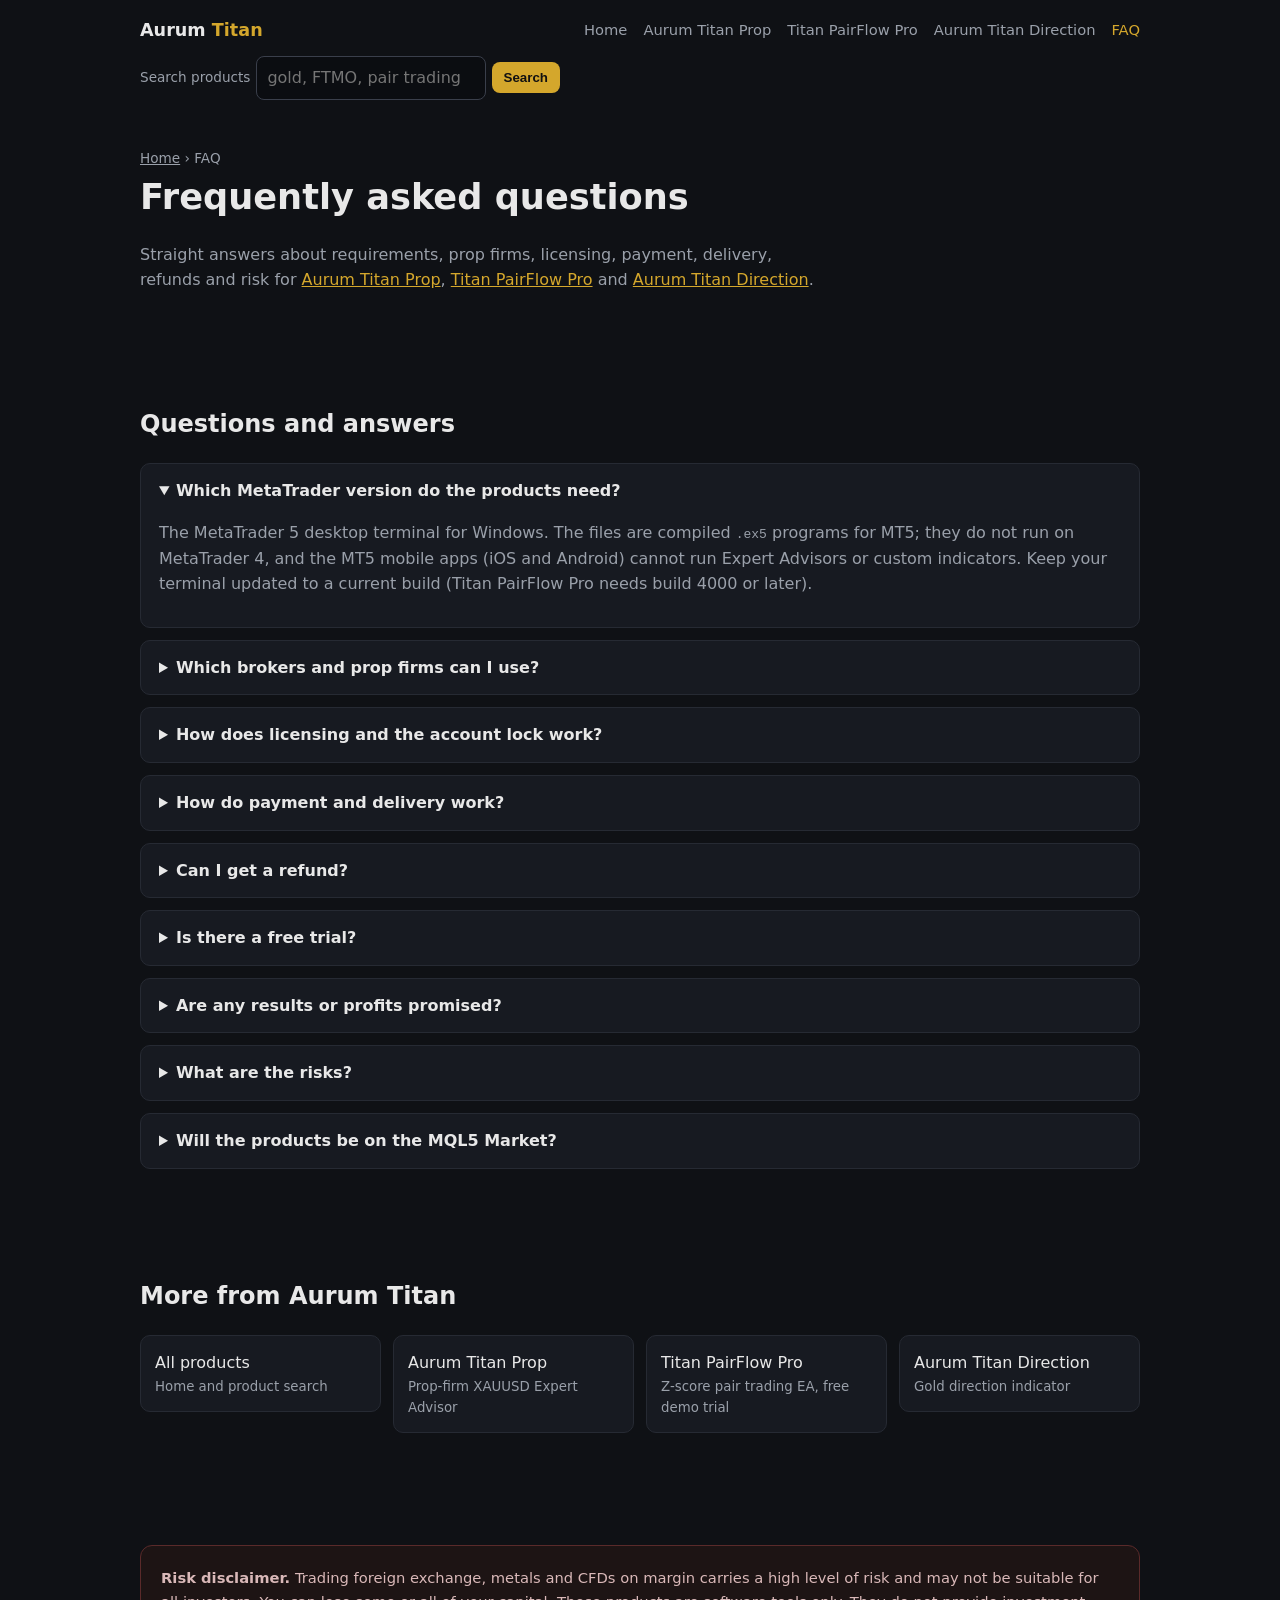
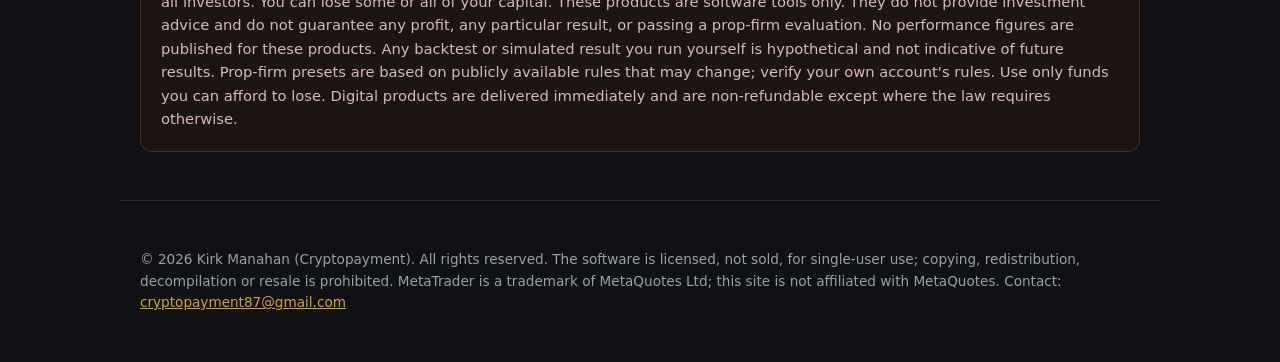
<file: faq/index.html>
<!DOCTYPE html>
<html lang="en">
<head>
<meta charset="utf-8">
<meta name="viewport" content="width=device-width, initial-scale=1">
<title>FAQ: MT5 EA Licensing, USDT Payment, Delivery and Refunds</title>
<meta name="description" content="Answers about Aurum Titan MT5 tools: MetaTrader 5 requirements, brokers and prop firms, account-locked licences, USDT TRC-20 payment, delivery, refunds and risk.">
<link rel="canonical" href="https://peeir36.github.io/aurum-titan-ea/faq/">
<meta name="robots" content="index, follow">
<meta name="author" content="Kirk Manahan (Cryptopayment)">
<!-- SEARCH ENGINE VERIFICATION: paste the tags you get from the consoles here (home page is enough). -->
<!-- Google Search Console: <meta name="google-site-verification" content="PASTE_GOOGLE_TOKEN_HERE"> -->
<!-- Bing Webmaster Tools:  <meta name="msvalidate.01" content="PASTE_BING_TOKEN_HERE"> -->
<meta property="og:type" content="website">
<meta property="og:site_name" content="Aurum Titan">
<meta property="og:locale" content="en_US">
<meta property="og:title" content="FAQ: MT5 EA Licensing, USDT Payment, Delivery and Refunds">
<meta property="og:description" content="Answers about Aurum Titan MT5 tools: MetaTrader 5 requirements, brokers and prop firms, account-locked licences, USDT TRC-20 payment, delivery, refunds and risk.">
<meta property="og:url" content="https://peeir36.github.io/aurum-titan-ea/faq/">
<meta property="og:image" content="https://peeir36.github.io/aurum-titan-ea/assets/img/aurumtitanprop-promo.png">
<meta property="og:image:width" content="1080">
<meta property="og:image:height" content="1080">
<meta property="og:image:alt" content="Aurum Titan Prop: MetaTrader 5 Expert Advisor for XAUUSD">
<meta name="twitter:card" content="summary">
<meta name="twitter:title" content="FAQ: MT5 EA Licensing, USDT Payment, Delivery and Refunds">
<meta name="twitter:description" content="Answers about Aurum Titan MT5 tools: MetaTrader 5 requirements, brokers and prop firms, account-locked licences, USDT TRC-20 payment, delivery, refunds and risk.">
<meta name="twitter:image" content="https://peeir36.github.io/aurum-titan-ea/assets/img/aurumtitanprop-promo.png">
<meta name="twitter:image:alt" content="Aurum Titan Prop: MetaTrader 5 Expert Advisor for XAUUSD">
<link rel="stylesheet" href="../assets/site.css">
<script type="application/ld+json">
{
 "@context": "https://schema.org",
 "@graph": [
  {
   "@type": "Person",
   "@id": "https://peeir36.github.io/aurum-titan-ea/#kirk-manahan",
   "name": "Kirk Manahan",
   "alternateName": "Cryptopayment",
   "jobTitle": "MetaTrader 5 software developer",
   "email": "mailto:cryptopayment87@gmail.com",
   "url": "https://peeir36.github.io/aurum-titan-ea/",
   "sameAs": [
    "https://www.mql5.com/en/users/cryptopayment",
    "https://t.me/titanealabs"
   ]
  },
  {
   "@type": "WebSite",
   "@id": "https://peeir36.github.io/aurum-titan-ea/#website",
   "url": "https://peeir36.github.io/aurum-titan-ea/",
   "name": "Aurum Titan",
   "inLanguage": "en",
   "publisher": {
    "@id": "https://peeir36.github.io/aurum-titan-ea/#kirk-manahan"
   }
  },
  {
   "@type": "FAQPage",
   "@id": "https://peeir36.github.io/aurum-titan-ea/faq/#faq",
   "mainEntity": [
    {
     "@type": "Question",
     "name": "Which MetaTrader version do the products need?",
     "acceptedAnswer": {
      "@type": "Answer",
      "text": "The MetaTrader 5 desktop terminal for Windows. The files are compiled .ex5 programs for MT5; they do not run on MetaTrader 4, and the MT5 mobile apps (iOS and Android) cannot run Expert Advisors or custom indicators. Keep your terminal updated to a current build (Titan PairFlow Pro needs build 4000 or later)."
     }
    },
    {
     "@type": "Question",
     "name": "Which brokers and prop firms can I use?",
     "acceptedAnswer": {
      "@type": "Answer",
      "text": "Any broker or prop firm that gives you a MetaTrader 5 account and allows Expert Advisors. Symbol suffixes such as XAUUSD.r are handled. Aurum Titan Prop includes rule presets for FTMO, FundedNext, The5ers, FundingPips, AquaFunded, Alpha Capital, E8 Markets, Blue Guardian, FXIFY and Maven, plus generic and custom settings. These presets are based on publicly available rules that may change, and the products are not affiliated with or endorsed by any firm. Before you start, check your firm's current terms yourself: whether third-party or purchased EAs are allowed, news-trading windows, hedging, grid or martingale bans, minimum hold times, weekend holding, consistency rules and the exact loss formulas. Some firms also restrict strategies that many traders run identically."
     }
    },
    {
     "@type": "Question",
     "name": "How does licensing and the account lock work?",
     "acceptedAnswer": {
      "@type": "Answer",
      "text": "Direct USDT purchases get a compiled .ex5 licensed to your MT5 account number. The lifetime licences for Aurum Titan Prop and Titan PairFlow Pro cover 2 accounts; send both account numbers. A 1-month rental stops working when the month ends. You enter the licence key from your order in the program's inputs, and the program will not start on a different account or with a wrong key. Source code is never supplied. The licence is for a single user and does not allow copying, redistribution, decompiling or resale. On the MQL5 Market, once listed, MetaQuotes handles licensing and activations instead, and no licence key is used."
     }
    },
    {
     "@type": "Question",
     "name": "How do payment and delivery work?",
     "acceptedAnswer": {
      "@type": "Answer",
      "text": "Send the exact amount in USDT on the TRON (TRC-20) network to the address shown on the product. Email the transaction ID (TXID), your MT5 account number and the product name to cryptopayment87@gmail.com. You receive a compiled .ex5 licensed to your account, together with the user guide and preset files, once the payment is confirmed on the TRON blockchain. Test it in the Strategy Tester and on a demo account before using it on a live or evaluation account. Send only USDT on TRON (TRC-20). Any other coin or network results in permanent loss of funds that cannot be recovered or refunded."
     }
    },
    {
     "@type": "Question",
     "name": "Can I get a refund?",
     "acceptedAnswer": {
      "@type": "Answer",
      "text": "The current policy, as stated in the risk disclaimer on every page: digital products are delivered immediately and are non-refundable except where the law requires otherwise. Blockchain payments cannot be reversed, so please use the free Titan PairFlow demo trial and read the product pages before you buy. If something does not work, email support with your TXID and account number."
     }
    },
    {
     "@type": "Question",
     "name": "Is there a free trial?",
     "acceptedAnswer": {
      "@type": "Answer",
      "text": "Yes, for Titan PairFlow. The trial runs on demo accounts only, with 1 pair and 0.01 lot per leg, for 30 days from its build date. It needs no payment and no account number. Download it from the home page or the Titan PairFlow Pro page."
     }
    },
    {
     "@type": "Question",
     "name": "Are any results or profits promised?",
     "acceptedAnswer": {
      "@type": "Answer",
      "text": "No. No performance figures are published for these products, and they do not guarantee any profit, any particular result, or passing a prop-firm evaluation. Any backtest you run yourself is hypothetical."
     }
    },
    {
     "@type": "Question",
     "name": "What are the risks?",
     "acceptedAnswer": {
      "@type": "Answer",
      "text": "Trading foreign exchange, metals and CFDs on margin carries a high level of risk and may not be suitable for all investors. You can lose some or all of your capital. Loss locks react to price ticks, so gaps, slippage and weekend opens can still push past a limit. Titan PairFlow Pro sends no broker-side stop loss, so the terminal must keep running. These products are software tools only and do not provide investment advice. Use only funds you can afford to lose."
     }
    },
    {
     "@type": "Question",
     "name": "Will the products be on the MQL5 Market?",
     "acceptedAnswer": {
      "@type": "Answer",
      "text": "Yes, the products will also be listed on the MQL5 Market for buyers who prefer MetaTrader's built-in store. The developer profile is mql5.com/en/users/cryptopayment."
     }
    }
   ]
  },
  {
   "@type": "BreadcrumbList",
   "@id": "https://peeir36.github.io/aurum-titan-ea/faq/#breadcrumb",
   "itemListElement": [
    {
     "@type": "ListItem",
     "position": 1,
     "name": "Home",
     "item": "https://peeir36.github.io/aurum-titan-ea/"
    },
    {
     "@type": "ListItem",
     "position": 2,
     "name": "FAQ",
     "item": "https://peeir36.github.io/aurum-titan-ea/faq/"
    }
   ]
  }
 ]
}
</script>
</head>
<body>
<a class="skip" href="#main">Skip to content</a>
<div class="topbar">
 <a class="brand" href="../">Aurum <span>Titan</span></a>
 <nav aria-label="Main"><ul class="nav"><li><a href="../">Home</a></li><li><a href="../aurumtitanprop/">Aurum Titan Prop</a></li><li><a href="../titan-pairflow-pro/">Titan PairFlow Pro</a></li><li><a href="../aurum-titan-direction/">Aurum Titan Direction</a></li><li><a href="../faq/" aria-current="page">FAQ</a></li></ul></nav>
 <form class="search" role="search" action="../#products" method="get">
  <label for="q">Search products</label>
  <input type="search" id="q" name="q" placeholder="gold, FTMO, pair trading, trial..." autocomplete="off" aria-describedby="search-hint">
  <button type="submit">Search</button>
  <span id="search-hint" class="skip">Filters the product list by keyword, for example gold, XAUUSD, prop firm, FTMO, pair trading, z-score, grid, indicator, direction or trial.</span>
 </form>
</div>
<main id="main">
<header>
 <nav class="crumbs" aria-label="Breadcrumb"><a href="../">Home</a> &rsaquo; <span aria-current="page">FAQ</span></nav>
 <h1>Frequently asked questions</h1>
 <p class="lead">Straight answers about requirements, prop firms, licensing, payment, delivery, refunds and risk for <a href="../aurumtitanprop/">Aurum Titan Prop</a>, <a href="../titan-pairflow-pro/">Titan PairFlow Pro</a> and <a href="../aurum-titan-direction/">Aurum Titan Direction</a>.</p>
</header>

<section class="faq">
 <h2>Questions and answers</h2>
 <details id="q1" open>
  <summary><h3>Which MetaTrader version do the products need?</h3></summary>
  <p>The MetaTrader 5 desktop terminal for Windows. The files are compiled <code>.ex5</code> programs for MT5; they do not run on MetaTrader 4, and the MT5 mobile apps (iOS and Android) cannot run Expert Advisors or custom indicators. Keep your terminal updated to a current build (Titan PairFlow Pro needs build 4000 or later).</p>
 </details>
 <details id="q2">
  <summary><h3>Which brokers and prop firms can I use?</h3></summary>
  <p>Any broker or prop firm that gives you a MetaTrader 5 account and allows Expert Advisors. Symbol suffixes such as <code>XAUUSD.r</code> are handled. Aurum Titan Prop includes rule presets for FTMO, FundedNext, The5ers, FundingPips, AquaFunded, Alpha Capital, E8 Markets, Blue Guardian, FXIFY and Maven, plus generic and custom settings. These presets are based on publicly available rules that may change, and the products are not affiliated with or endorsed by any firm.</p><p>Before you start, check your firm's current terms yourself: whether third-party or purchased EAs are allowed, news-trading windows, hedging, grid or martingale bans, minimum hold times, weekend holding, consistency rules and the exact loss formulas. Some firms also restrict strategies that many traders run identically.</p>
 </details>
 <details id="q3">
  <summary><h3>How does licensing and the account lock work?</h3></summary>
  <p>Direct USDT purchases get a compiled <code>.ex5</code> licensed to your MT5 account number. The lifetime licences for Aurum Titan Prop and Titan PairFlow Pro cover 2 accounts; send both account numbers. A 1-month rental stops working when the month ends. You enter the licence key from your order in the program's inputs, and the program will not start on a different account or with a wrong key. Source code is never supplied. The licence is for a single user and does not allow copying, redistribution, decompiling or resale.</p><p>On the MQL5 Market, once listed, MetaQuotes handles licensing and activations instead, and no licence key is used.</p>
 </details>
 <details id="q4">
  <summary><h3>How do payment and delivery work?</h3></summary>
  <ol><li>Send the exact amount in USDT on the TRON (TRC-20) network to the address shown on the product.</li><li>Email the transaction ID (TXID), your MT5 account number and the product name to <a href="mailto:cryptopayment87@gmail.com">cryptopayment87@gmail.com</a>.</li><li>You receive a compiled .ex5 licensed to your account, together with the user guide and preset files, once the payment is confirmed on the TRON blockchain.</li><li>Test it in the Strategy Tester and on a demo account before using it on a live or evaluation account.</li></ol><p>Send only USDT on TRON (TRC-20). Any other coin or network results in permanent loss of funds that cannot be recovered or refunded.</p>
 </details>
 <details id="q5">
  <summary><h3>Can I get a refund?</h3></summary>
  <p>The current policy, as stated in the risk disclaimer on every page: digital products are delivered immediately and are non-refundable except where the law requires otherwise. Blockchain payments cannot be reversed, so please use the free Titan PairFlow demo trial and read the product pages before you buy. If something does not work, email support with your TXID and account number.</p>
 </details>
 <details id="q6">
  <summary><h3>Is there a free trial?</h3></summary>
  <p>Yes, for Titan PairFlow. The trial runs on demo accounts only, with 1 pair and 0.01 lot per leg, for 30 days from its build date. It needs no payment and no account number. <a href="../#free-trial">Download it from the home page</a> or the <a href="../titan-pairflow-pro/#free-trial">Titan PairFlow Pro page</a>.</p>
 </details>
 <details id="q7">
  <summary><h3>Are any results or profits promised?</h3></summary>
  <p>No. No performance figures are published for these products, and they do not guarantee any profit, any particular result, or passing a prop-firm evaluation. Any backtest you run yourself is hypothetical.</p>
 </details>
 <details id="q8">
  <summary><h3>What are the risks?</h3></summary>
  <p>Trading foreign exchange, metals and CFDs on margin carries a high level of risk and may not be suitable for all investors. You can lose some or all of your capital. Loss locks react to price ticks, so gaps, slippage and weekend opens can still push past a limit. Titan PairFlow Pro sends no broker-side stop loss, so the terminal must keep running. These products are software tools only and do not provide investment advice. Use only funds you can afford to lose.</p>
 </details>
 <details id="q9">
  <summary><h3>Will the products be on the MQL5 Market?</h3></summary>
  <p>Yes, the products will also be listed on the MQL5 Market for buyers who prefer MetaTrader's built-in store. The developer profile is <a href="https://www.mql5.com/en/users/cryptopayment" rel="noopener">mql5.com/en/users/cryptopayment</a>.</p>
 </details>
</section>

<section>
 <h2>More from Aurum Titan</h2>
 <ul class="related"><li><a href="../">All products<small>Home and product search</small></a></li><li><a href="../aurumtitanprop/">Aurum Titan Prop<small>Prop-firm XAUUSD Expert Advisor</small></a></li><li><a href="../titan-pairflow-pro/">Titan PairFlow Pro<small>Z-score pair trading EA, free demo trial</small></a></li><li><a href="../aurum-titan-direction/">Aurum Titan Direction<small>Gold direction indicator</small></a></li></ul>
</section>

<section>
 <div class="risk">
  <strong>Risk disclaimer.</strong> Trading foreign exchange, metals and CFDs on margin carries a high level of risk and may not be suitable for all investors. You can lose some or all of your capital. These products are software tools only. They do not provide investment advice and do not guarantee any profit, any particular result, or passing a prop-firm evaluation. No performance figures are published for these products. Any backtest or simulated result you run yourself is hypothetical and not indicative of future results. Prop-firm presets are based on publicly available rules that may change; verify your own account's rules. Use only funds you can afford to lose. Digital products are delivered immediately and are non-refundable except where the law requires otherwise.
 </div>
</section>
</main>
<footer>
 &copy; 2026 Kirk Manahan (Cryptopayment). All rights reserved. The software is licensed, not sold, for single-user use; copying, redistribution, decompilation or resale is prohibited. MetaTrader is a trademark of MetaQuotes Ltd; this site is not affiliated with MetaQuotes. Contact: <a href="mailto:cryptopayment87@gmail.com" style="color:var(--gold)">cryptopayment87@gmail.com</a>
</footer>
<script>
document.querySelectorAll('.copy').forEach(function(b){b.addEventListener('click',function(){
 var a=b.getAttribute('data-addr');
 var done=function(){b.textContent='Copied';setTimeout(function(){b.textContent='Copy'},1500)};
 if(navigator.clipboard){navigator.clipboard.writeText(a).then(done,function(){prompt('Copy this address:',a)})}else{prompt('Copy this address:',a)}
})});
</script>
<script>
(function(){
 var form=document.querySelector('form.search'),input=document.getElementById('q');
 var cards=[].slice.call(document.querySelectorAll('[data-keywords]'));
 var status=document.getElementById('search-status'),none=document.getElementById('no-match');
 if(!form||!input||!cards.length)return;          /* not the home page: the form submits to the home page */
 form.setAttribute('action','#products');
 function norm(s){return (s||'').toLowerCase().replace(/[^a-z0-9+\-%. ]+/g,' ');}
 var hay=cards.map(function(c){return norm(c.getAttribute('data-keywords')+' '+c.textContent);});
 function run(){
  var terms=norm(input.value).split(/\s+/).filter(Boolean),shown=0;
  cards.forEach(function(c,i){
   var ok=terms.every(function(t){return hay[i].indexOf(t)>-1;});
   c.hidden=!ok;if(ok)shown++;
  });
  none.hidden=shown>0;
  status.textContent=terms.length?(shown?shown+' of '+cards.length+' products match "'+input.value.trim()+'"':'No products match "'+input.value.trim()+'"'):'';
  var u=new URL(location.href);
  if(terms.length)u.searchParams.set('q',input.value.trim());else u.searchParams.delete('q');
  history.replaceState(null,'',u.pathname+u.search+u.hash);
 }
 input.addEventListener('input',run);
 input.addEventListener('keydown',function(e){if(e.key==='Escape'){input.value='';run();}});
 form.addEventListener('submit',function(e){e.preventDefault();run();document.getElementById('products').scrollIntoView();});
 var q=new URLSearchParams(location.search).get('q');
 if(q){input.value=q;run();}
})();
</script>
</body>
</html>
</file>
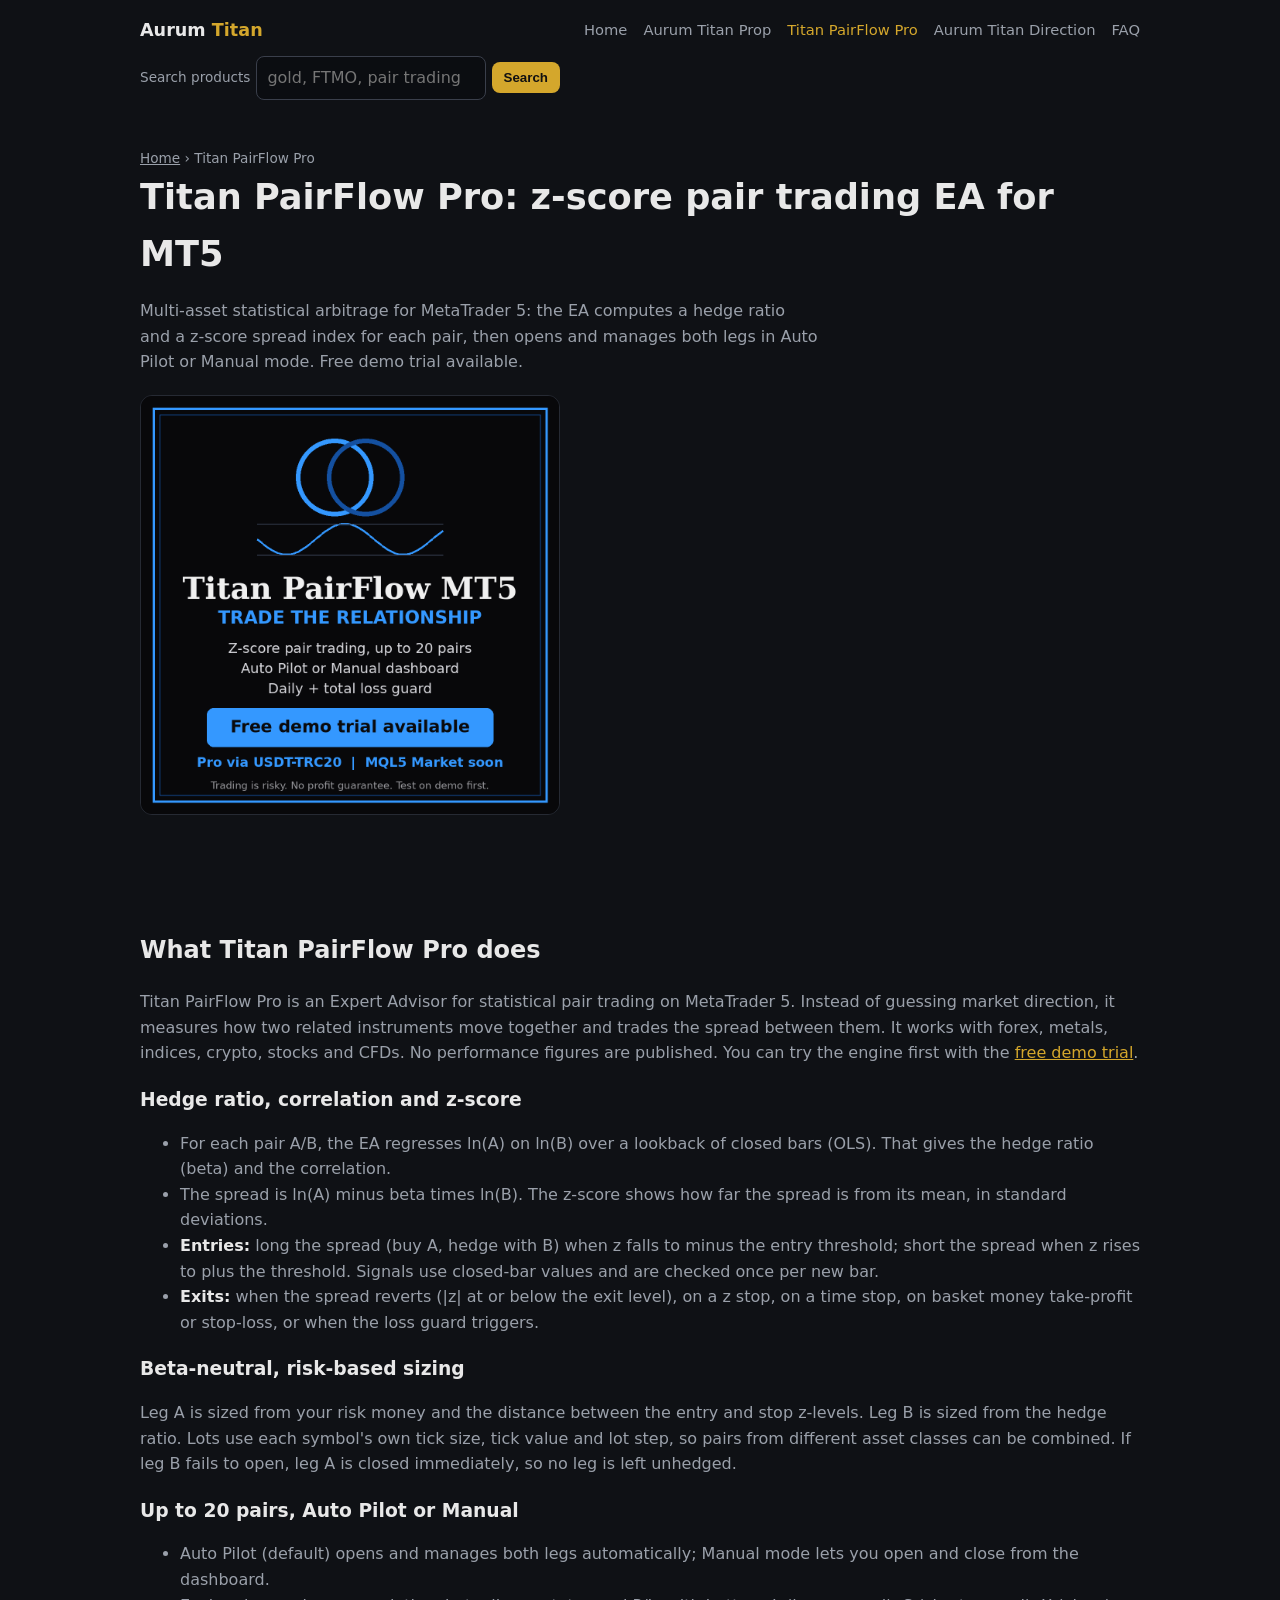
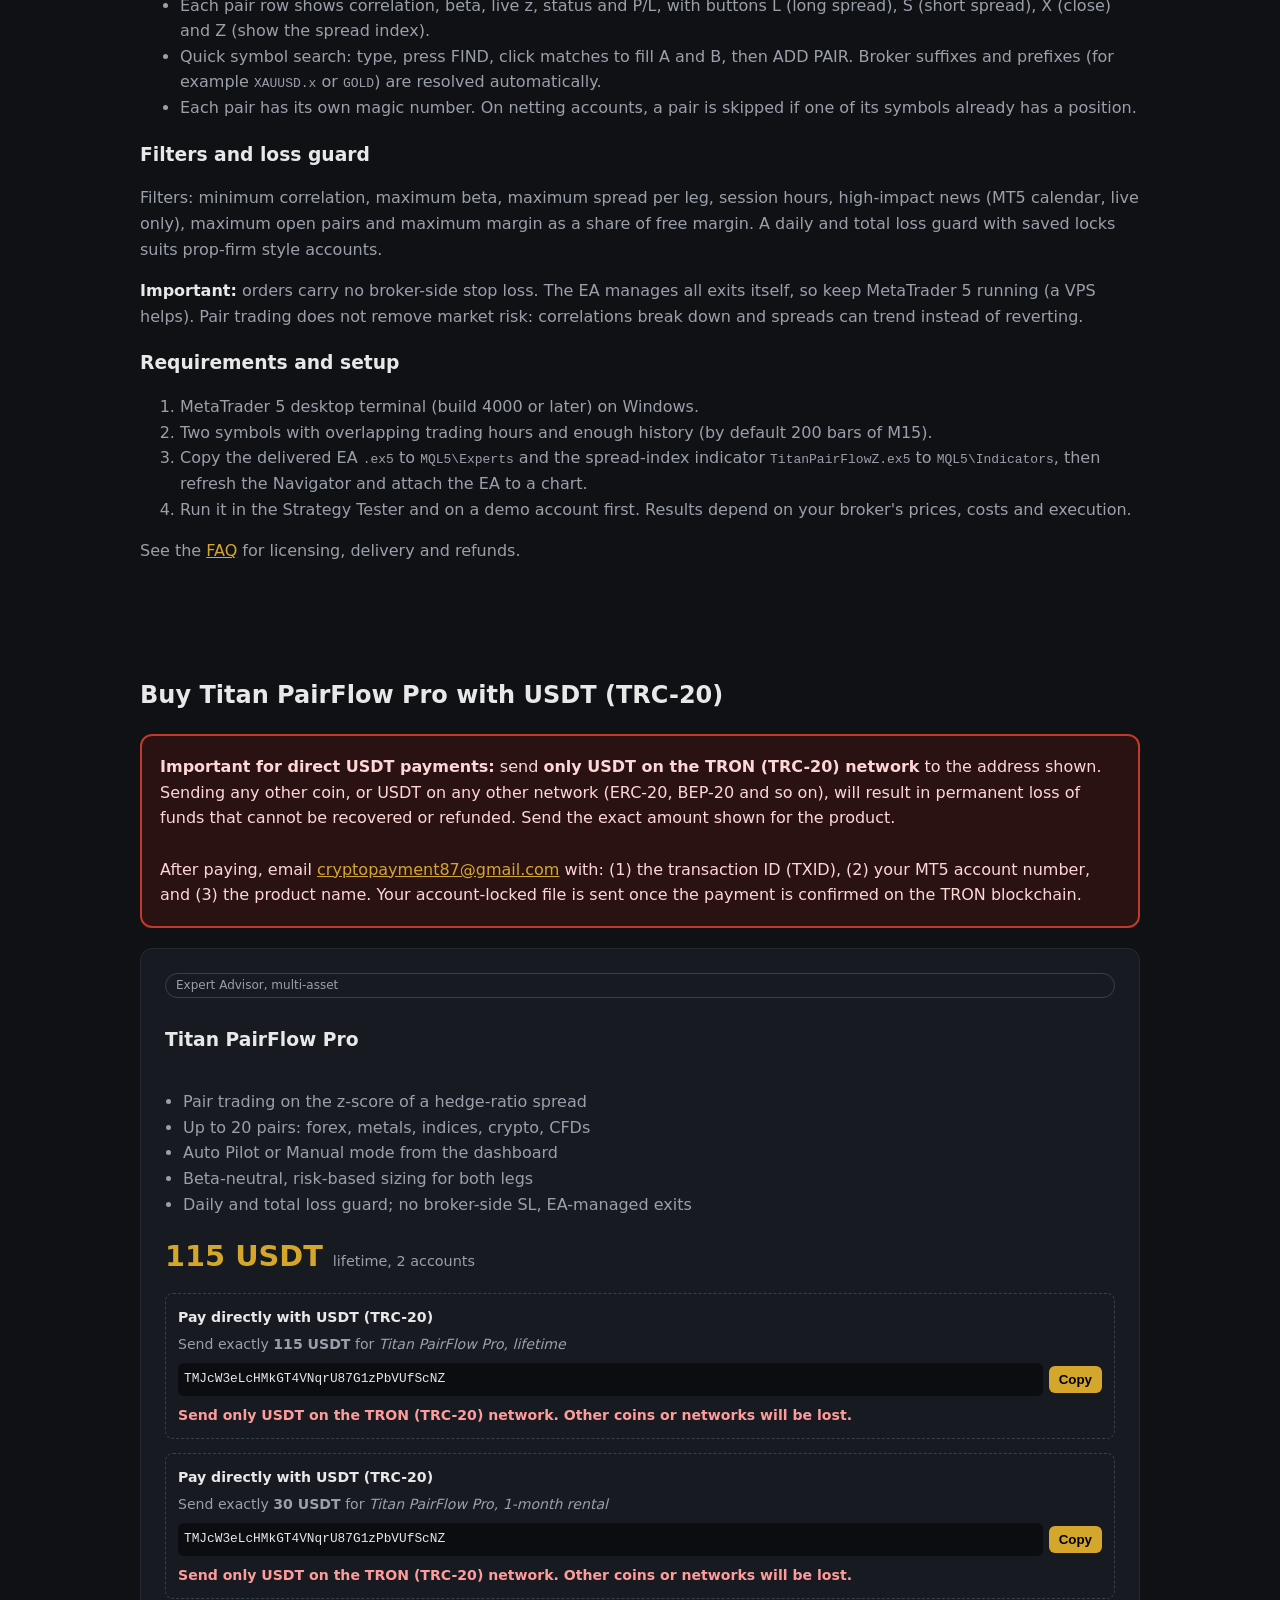
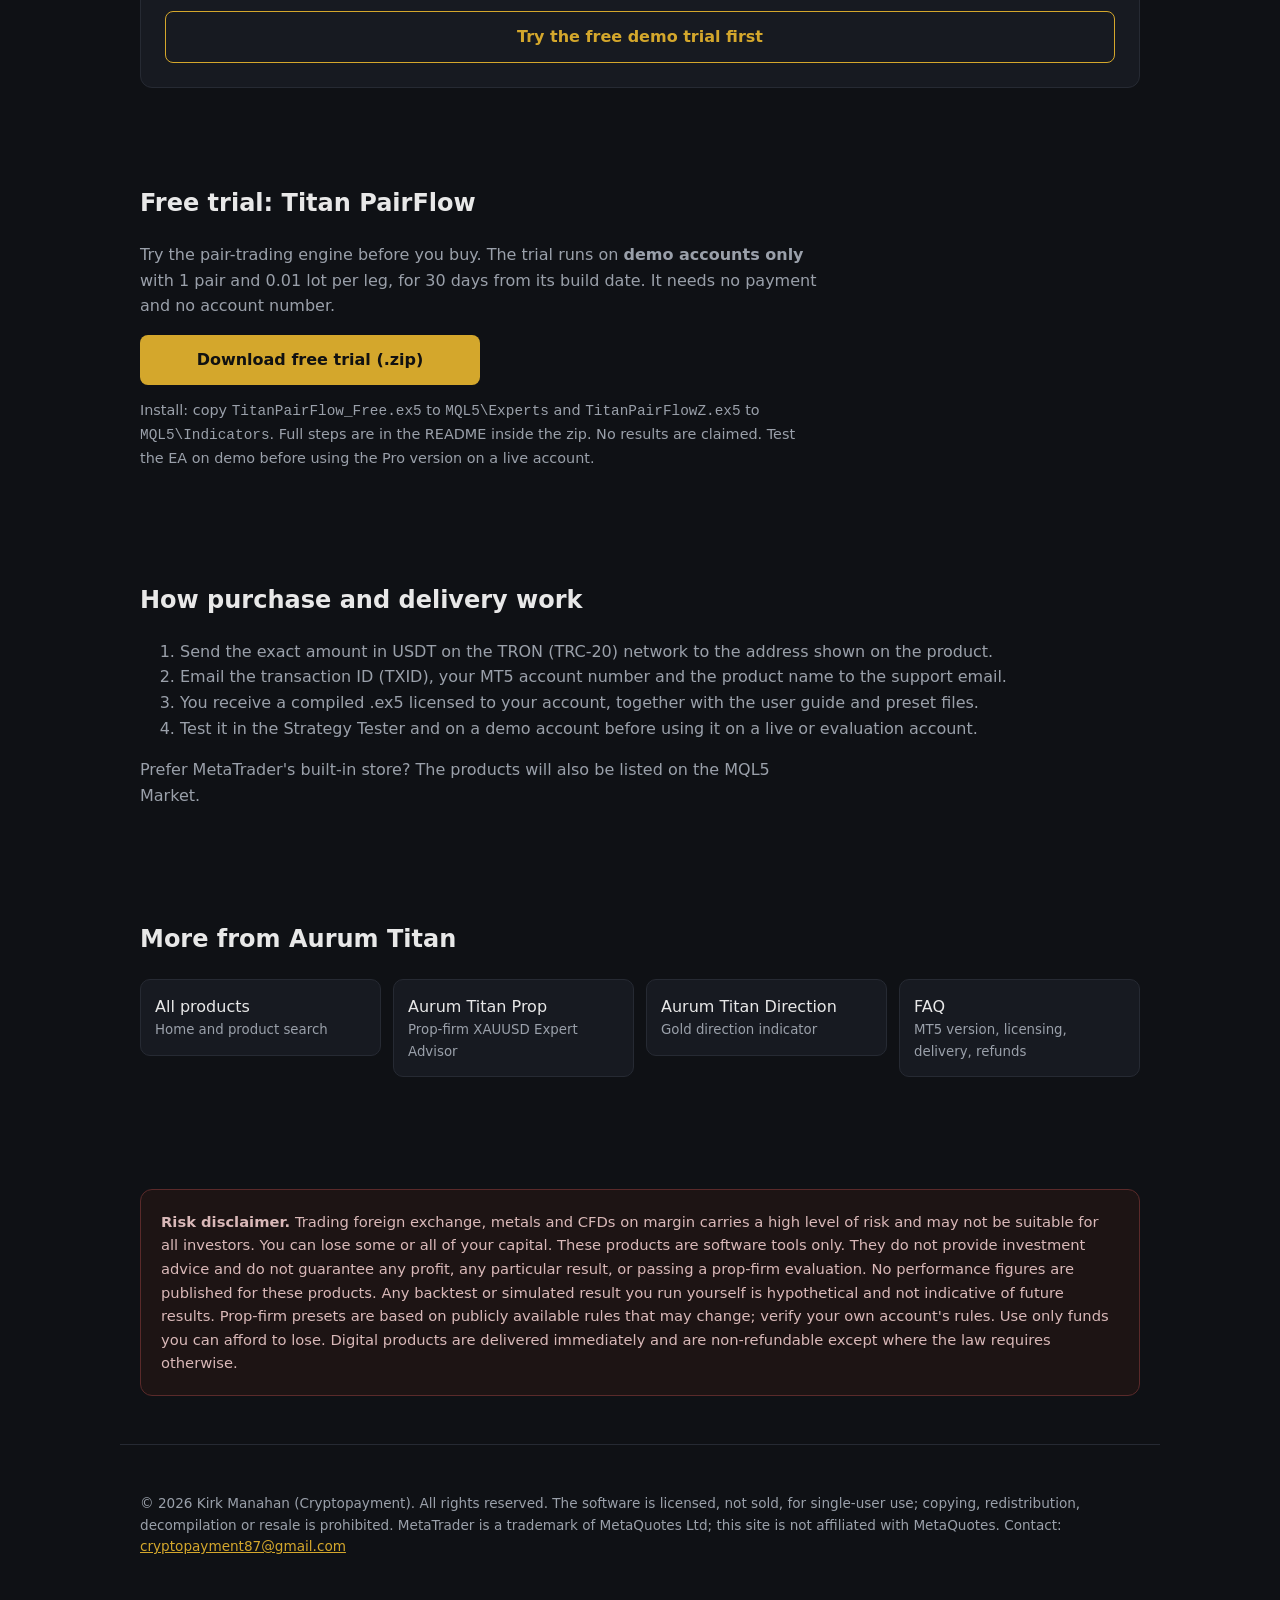
<file: titan-pairflow-pro/index.html>
<!DOCTYPE html>
<html lang="en">
<head>
<meta charset="utf-8">
<meta name="viewport" content="width=device-width, initial-scale=1">
<title>Titan PairFlow Pro: Z-Score Pair Trading EA for MT5</title>
<meta name="description" content="Statistical pair trading EA for MT5: OLS hedge ratio, z-score spread entries, beta-neutral sizing, up to 20 pairs, Auto Pilot or Manual. Free demo trial.">
<link rel="canonical" href="https://peeir36.github.io/aurum-titan-ea/titan-pairflow-pro/">
<meta name="robots" content="index, follow">
<meta name="author" content="Kirk Manahan (Cryptopayment)">
<!-- SEARCH ENGINE VERIFICATION: paste the tags you get from the consoles here (home page is enough). -->
<!-- Google Search Console: <meta name="google-site-verification" content="PASTE_GOOGLE_TOKEN_HERE"> -->
<!-- Bing Webmaster Tools:  <meta name="msvalidate.01" content="PASTE_BING_TOKEN_HERE"> -->
<meta property="og:type" content="website">
<meta property="og:site_name" content="Aurum Titan">
<meta property="og:locale" content="en_US">
<meta property="og:title" content="Titan PairFlow Pro: Z-Score Pair Trading EA for MT5">
<meta property="og:description" content="Statistical pair trading EA for MT5: OLS hedge ratio, z-score spread entries, beta-neutral sizing, up to 20 pairs, Auto Pilot or Manual. Free demo trial.">
<meta property="og:url" content="https://peeir36.github.io/aurum-titan-ea/titan-pairflow-pro/">
<meta property="og:image" content="https://peeir36.github.io/aurum-titan-ea/assets/img/titanpairflow-pro-promo.png">
<meta property="og:image:width" content="1080">
<meta property="og:image:height" content="1080">
<meta property="og:image:alt" content="Titan PairFlow MT5 promo graphic: z-score pair trading with up to 20 pairs, Auto Pilot or Manual dashboard, daily and total loss guard, free demo trial available">
<meta name="twitter:card" content="summary">
<meta name="twitter:title" content="Titan PairFlow Pro: Z-Score Pair Trading EA for MT5">
<meta name="twitter:description" content="Statistical pair trading EA for MT5: OLS hedge ratio, z-score spread entries, beta-neutral sizing, up to 20 pairs, Auto Pilot or Manual. Free demo trial.">
<meta name="twitter:image" content="https://peeir36.github.io/aurum-titan-ea/assets/img/titanpairflow-pro-promo.png">
<meta name="twitter:image:alt" content="Titan PairFlow MT5 promo graphic: z-score pair trading with up to 20 pairs, Auto Pilot or Manual dashboard, daily and total loss guard, free demo trial available">
<link rel="stylesheet" href="../assets/site.css">
<script type="application/ld+json">
{
 "@context": "https://schema.org",
 "@graph": [
  {
   "@type": "Person",
   "@id": "https://peeir36.github.io/aurum-titan-ea/#kirk-manahan",
   "name": "Kirk Manahan",
   "alternateName": "Cryptopayment",
   "jobTitle": "MetaTrader 5 software developer",
   "email": "mailto:cryptopayment87@gmail.com",
   "url": "https://peeir36.github.io/aurum-titan-ea/",
   "sameAs": [
    "https://www.mql5.com/en/users/cryptopayment",
    "https://t.me/titanealabs"
   ]
  },
  {
   "@type": "WebSite",
   "@id": "https://peeir36.github.io/aurum-titan-ea/#website",
   "url": "https://peeir36.github.io/aurum-titan-ea/",
   "name": "Aurum Titan",
   "inLanguage": "en",
   "publisher": {
    "@id": "https://peeir36.github.io/aurum-titan-ea/#kirk-manahan"
   }
  },
  {
   "@type": "SoftwareApplication",
   "@id": "https://peeir36.github.io/aurum-titan-ea/titan-pairflow-pro/#software",
   "name": "Titan PairFlow Pro",
   "description": "MetaTrader 5 Expert Advisor for statistical pair trading: OLS hedge ratio and correlation per pair, entries on the z-score of the spread, beta-neutral risk-based sizing, up to 20 pairs, Auto Pilot or Manual mode, daily and total loss guard.",
   "url": "https://peeir36.github.io/aurum-titan-ea/titan-pairflow-pro/",
   "operatingSystem": "Windows (MetaTrader 5)",
   "applicationCategory": "FinanceApplication",
   "applicationSubCategory": "Expert Advisor",
   "softwareRequirements": "MetaTrader 5 desktop terminal",
   "author": {
    "@id": "https://peeir36.github.io/aurum-titan-ea/#kirk-manahan"
   },
   "publisher": {
    "@id": "https://peeir36.github.io/aurum-titan-ea/#kirk-manahan"
   },
   "offers": [
    {
     "@type": "Offer",
     "name": "Titan PairFlow Pro, lifetime",
     "price": "115",
     "priceCurrency": "USD",
     "availability": "https://schema.org/InStock",
     "url": "https://peeir36.github.io/aurum-titan-ea/titan-pairflow-pro/#buy",
     "seller": {
      "@id": "https://peeir36.github.io/aurum-titan-ea/#kirk-manahan"
     },
     "category": "Software licence, paid in USDT (TRC-20)"
    },
    {
     "@type": "Offer",
     "name": "Titan PairFlow Pro, 1-month rental",
     "price": "30",
     "priceCurrency": "USD",
     "availability": "https://schema.org/InStock",
     "url": "https://peeir36.github.io/aurum-titan-ea/titan-pairflow-pro/#buy",
     "seller": {
      "@id": "https://peeir36.github.io/aurum-titan-ea/#kirk-manahan"
     },
     "category": "Software licence, paid in USDT (TRC-20)"
    }
   ],
   "image": "https://peeir36.github.io/aurum-titan-ea/assets/img/titanpairflow-pro-promo.png"
  },
  {
   "@type": "BreadcrumbList",
   "@id": "https://peeir36.github.io/aurum-titan-ea/titan-pairflow-pro/#breadcrumb",
   "itemListElement": [
    {
     "@type": "ListItem",
     "position": 1,
     "name": "Home",
     "item": "https://peeir36.github.io/aurum-titan-ea/"
    },
    {
     "@type": "ListItem",
     "position": 2,
     "name": "Titan PairFlow Pro",
     "item": "https://peeir36.github.io/aurum-titan-ea/titan-pairflow-pro/"
    }
   ]
  }
 ]
}
</script>
</head>
<body>
<a class="skip" href="#main">Skip to content</a>
<div class="topbar">
 <a class="brand" href="../">Aurum <span>Titan</span></a>
 <nav aria-label="Main"><ul class="nav"><li><a href="../">Home</a></li><li><a href="../aurumtitanprop/">Aurum Titan Prop</a></li><li><a href="../titan-pairflow-pro/" aria-current="page">Titan PairFlow Pro</a></li><li><a href="../aurum-titan-direction/">Aurum Titan Direction</a></li><li><a href="../faq/">FAQ</a></li></ul></nav>
 <form class="search" role="search" action="../#products" method="get">
  <label for="q">Search products</label>
  <input type="search" id="q" name="q" placeholder="gold, FTMO, pair trading, trial..." autocomplete="off" aria-describedby="search-hint">
  <button type="submit">Search</button>
  <span id="search-hint" class="skip">Filters the product list by keyword, for example gold, XAUUSD, prop firm, FTMO, pair trading, z-score, grid, indicator, direction or trial.</span>
 </form>
</div>
<main id="main">
<header>
 <nav class="crumbs" aria-label="Breadcrumb"><a href="../">Home</a> &rsaquo; <span aria-current="page">Titan PairFlow Pro</span></nav>
 <h1>Titan PairFlow Pro: z-score pair trading EA for MT5</h1>
 <p class="lead">Multi-asset statistical arbitrage for MetaTrader 5: the EA computes a hedge ratio and a z-score spread index for each pair, then opens and manages both legs in Auto Pilot or Manual mode. Free demo trial available.</p>
 <img class="promo" src="../assets/img/titanpairflow-pro-promo.png" width="1080" height="1080" alt="Titan PairFlow MT5 promo graphic: z-score pair trading with up to 20 pairs, Auto Pilot or Manual dashboard, daily and total loss guard, free demo trial available" loading="lazy">
</header>

<section class="content">
 <h2>What Titan PairFlow Pro does</h2>
 <p>Titan PairFlow Pro is an Expert Advisor for statistical pair trading on MetaTrader 5. Instead of guessing market direction, it measures how two related instruments move together and trades the spread between them. It works with forex, metals, indices, crypto, stocks and CFDs. No performance figures are published. You can try the engine first with the <a href="#free-trial">free demo trial</a>.</p>

 <h3>Hedge ratio, correlation and z-score</h3>
 <ul>
  <li>For each pair A/B, the EA regresses ln(A) on ln(B) over a lookback of closed bars (OLS). That gives the hedge ratio (beta) and the correlation.</li>
  <li>The spread is ln(A) minus beta times ln(B). The z-score shows how far the spread is from its mean, in standard deviations.</li>
  <li><strong>Entries:</strong> long the spread (buy A, hedge with B) when z falls to minus the entry threshold; short the spread when z rises to plus the threshold. Signals use closed-bar values and are checked once per new bar.</li>
  <li><strong>Exits:</strong> when the spread reverts (|z| at or below the exit level), on a z stop, on a time stop, on basket money take-profit or stop-loss, or when the loss guard triggers.</li>
 </ul>

 <h3>Beta-neutral, risk-based sizing</h3>
 <p>Leg A is sized from your risk money and the distance between the entry and stop z-levels. Leg B is sized from the hedge ratio. Lots use each symbol's own tick size, tick value and lot step, so pairs from different asset classes can be combined. If leg B fails to open, leg A is closed immediately, so no leg is left unhedged.</p>

 <h3>Up to 20 pairs, Auto Pilot or Manual</h3>
 <ul>
  <li>Auto Pilot (default) opens and manages both legs automatically; Manual mode lets you open and close from the dashboard.</li>
  <li>Each pair row shows correlation, beta, live z, status and P/L, with buttons L (long spread), S (short spread), X (close) and Z (show the spread index).</li>
  <li>Quick symbol search: type, press FIND, click matches to fill A and B, then ADD PAIR. Broker suffixes and prefixes (for example <code>XAUUSD.x</code> or <code>GOLD</code>) are resolved automatically.</li>
  <li>Each pair has its own magic number. On netting accounts, a pair is skipped if one of its symbols already has a position.</li>
 </ul>

 <h3>Filters and loss guard</h3>
 <p>Filters: minimum correlation, maximum beta, maximum spread per leg, session hours, high-impact news (MT5 calendar, live only), maximum open pairs and maximum margin as a share of free margin. A daily and total loss guard with saved locks suits prop-firm style accounts.</p>
 <p><strong>Important:</strong> orders carry no broker-side stop loss. The EA manages all exits itself, so keep MetaTrader 5 running (a VPS helps). Pair trading does not remove market risk: correlations break down and spreads can trend instead of reverting.</p>

 <h3>Requirements and setup</h3>
 <ol>
  <li>MetaTrader 5 desktop terminal (build 4000 or later) on Windows.</li>
  <li>Two symbols with overlapping trading hours and enough history (by default 200 bars of M15).</li>
  <li>Copy the delivered EA <code>.ex5</code> to <code>MQL5\Experts</code> and the spread-index indicator <code>TitanPairFlowZ.ex5</code> to <code>MQL5\Indicators</code>, then refresh the Navigator and attach the EA to a chart.</li>
  <li>Run it in the Strategy Tester and on a demo account first. Results depend on your broker's prices, costs and execution.</li>
 </ol>
 <p>See the <a href="../faq/">FAQ</a> for licensing, delivery and refunds.</p>
</section>

<section id="buy">
 <h2>Buy Titan PairFlow Pro with USDT (TRC-20)</h2>
 <div class="warnbox">
  <strong>Important for direct USDT payments:</strong> send <strong>only USDT on the TRON (TRC-20) network</strong> to the address shown. Sending any other coin, or USDT on any other network (ERC-20, BEP-20 and so on), will result in permanent loss of funds that cannot be recovered or refunded. Send the exact amount shown for the product.
  <br><br>After paying, email <a href="mailto:cryptopayment87@gmail.com" style="color:var(--gold)">cryptopayment87@gmail.com</a> with: (1) the transaction ID (TXID), (2) your MT5 account number, and (3) the product name. Your account-locked file is sent once the payment is confirmed on the TRON blockchain.
 </div>
 <div class="grid">
  <div class="card">
   <span class="tag">Expert Advisor, multi-asset</span><h3>Titan PairFlow Pro</h3>
   <ul>
    <li>Pair trading on the z-score of a hedge-ratio spread</li>
    <li>Up to 20 pairs: forex, metals, indices, crypto, CFDs</li>
    <li>Auto Pilot or Manual mode from the dashboard</li>
    <li>Beta-neutral, risk-based sizing for both legs</li>
    <li>Daily and total loss guard; no broker-side SL, EA-managed exits</li>
   </ul>
   <div class="price">115 USDT <small>lifetime, 2 accounts</small></div>
   <div class="usdt">
    <div class="usdt-h">Pay directly with USDT (TRC-20)</div>
    <div>Send exactly <strong>115 USDT</strong> for <em>Titan PairFlow Pro, lifetime</em></div>
    <div class="addr"><code>TMJcW3eLcHMkGT4VNqrU87G1zPbVUfScNZ</code><button type="button" class="copy" data-addr="TMJcW3eLcHMkGT4VNqrU87G1zPbVUfScNZ">Copy</button></div>
    <div class="usdt-warn">Send only USDT on the TRON (TRC-20) network. Other coins or networks will be lost.</div>
   </div>
   <div class="usdt">
    <div class="usdt-h">Pay directly with USDT (TRC-20)</div>
    <div>Send exactly <strong>30 USDT</strong> for <em>Titan PairFlow Pro, 1-month rental</em></div>
    <div class="addr"><code>TMJcW3eLcHMkGT4VNqrU87G1zPbVUfScNZ</code><button type="button" class="copy" data-addr="TMJcW3eLcHMkGT4VNqrU87G1zPbVUfScNZ">Copy</button></div>
    <div class="usdt-warn">Send only USDT on the TRON (TRC-20) network. Other coins or networks will be lost.</div>
   </div>
   <a class="btn alt" href="#free-trial">Try the free demo trial first</a>
  </div>
 </div>
</section>

<section id="free-trial">
 <h2>Free trial: Titan PairFlow</h2>
 <p class="lead">Try the pair-trading engine before you buy. The trial runs on <strong>demo accounts only</strong> with 1 pair and 0.01 lot per leg, for 30 days from its build date. It needs no payment and no account number.</p>
 <a class="btn" style="max-width:340px" href="../downloads/TitanPairFlow_Free_v1.00.zip" download>Download free trial (.zip)</a>
 <p class="lead" style="font-size:.9rem">Install: copy <code>TitanPairFlow_Free.ex5</code> to <code>MQL5\Experts</code> and <code>TitanPairFlowZ.ex5</code> to <code>MQL5\Indicators</code>. Full steps are in the README inside the zip. No results are claimed. Test the EA on demo before using the Pro version on a live account.</p>
</section>
<section>
 <h2>How purchase and delivery work</h2>
 <ol>
  <li>Send the exact amount in USDT on the TRON (TRC-20) network to the address shown on the product.</li>
  <li>Email the transaction ID (TXID), your MT5 account number and the product name to the support email.</li>
  <li>You receive a compiled .ex5 licensed to your account, together with the user guide and preset files.</li>
  <li>Test it in the Strategy Tester and on a demo account before using it on a live or evaluation account.</li>
 </ol>
 <p class="lead">Prefer MetaTrader's built-in store? The products will also be listed on the MQL5 Market.</p>
</section>

<section>
 <h2>More from Aurum Titan</h2>
 <ul class="related"><li><a href="../">All products<small>Home and product search</small></a></li><li><a href="../aurumtitanprop/">Aurum Titan Prop<small>Prop-firm XAUUSD Expert Advisor</small></a></li><li><a href="../aurum-titan-direction/">Aurum Titan Direction<small>Gold direction indicator</small></a></li><li><a href="../faq/">FAQ<small>MT5 version, licensing, delivery, refunds</small></a></li></ul>
</section>

<section>
 <div class="risk">
  <strong>Risk disclaimer.</strong> Trading foreign exchange, metals and CFDs on margin carries a high level of risk and may not be suitable for all investors. You can lose some or all of your capital. These products are software tools only. They do not provide investment advice and do not guarantee any profit, any particular result, or passing a prop-firm evaluation. No performance figures are published for these products. Any backtest or simulated result you run yourself is hypothetical and not indicative of future results. Prop-firm presets are based on publicly available rules that may change; verify your own account's rules. Use only funds you can afford to lose. Digital products are delivered immediately and are non-refundable except where the law requires otherwise.
 </div>
</section>
</main>
<footer>
 &copy; 2026 Kirk Manahan (Cryptopayment). All rights reserved. The software is licensed, not sold, for single-user use; copying, redistribution, decompilation or resale is prohibited. MetaTrader is a trademark of MetaQuotes Ltd; this site is not affiliated with MetaQuotes. Contact: <a href="mailto:cryptopayment87@gmail.com" style="color:var(--gold)">cryptopayment87@gmail.com</a>
</footer>
<script>
document.querySelectorAll('.copy').forEach(function(b){b.addEventListener('click',function(){
 var a=b.getAttribute('data-addr');
 var done=function(){b.textContent='Copied';setTimeout(function(){b.textContent='Copy'},1500)};
 if(navigator.clipboard){navigator.clipboard.writeText(a).then(done,function(){prompt('Copy this address:',a)})}else{prompt('Copy this address:',a)}
})});
</script>
<script>
(function(){
 var form=document.querySelector('form.search'),input=document.getElementById('q');
 var cards=[].slice.call(document.querySelectorAll('[data-keywords]'));
 var status=document.getElementById('search-status'),none=document.getElementById('no-match');
 if(!form||!input||!cards.length)return;          /* not the home page: the form submits to the home page */
 form.setAttribute('action','#products');
 function norm(s){return (s||'').toLowerCase().replace(/[^a-z0-9+\-%. ]+/g,' ');}
 var hay=cards.map(function(c){return norm(c.getAttribute('data-keywords')+' '+c.textContent);});
 function run(){
  var terms=norm(input.value).split(/\s+/).filter(Boolean),shown=0;
  cards.forEach(function(c,i){
   var ok=terms.every(function(t){return hay[i].indexOf(t)>-1;});
   c.hidden=!ok;if(ok)shown++;
  });
  none.hidden=shown>0;
  status.textContent=terms.length?(shown?shown+' of '+cards.length+' products match "'+input.value.trim()+'"':'No products match "'+input.value.trim()+'"'):'';
  var u=new URL(location.href);
  if(terms.length)u.searchParams.set('q',input.value.trim());else u.searchParams.delete('q');
  history.replaceState(null,'',u.pathname+u.search+u.hash);
 }
 input.addEventListener('input',run);
 input.addEventListener('keydown',function(e){if(e.key==='Escape'){input.value='';run();}});
 form.addEventListener('submit',function(e){e.preventDefault();run();document.getElementById('products').scrollIntoView();});
 var q=new URLSearchParams(location.search).get('q');
 if(q){input.value=q;run();}
})();
</script>
</body>
</html>
</file>
<file: assets/site.css>
/* Aurum Titan site styles. Base rules unchanged from the original landing page. */
 :root{--bg:#0f1115;--card:#171a21;--gold:#d4a72c;--text:#e8e8e8;--muted:#9aa0aa}
 *{box-sizing:border-box}body{margin:0;font-family:system-ui,-apple-system,Segoe UI,Roboto,sans-serif;background:var(--bg);color:var(--text);line-height:1.6}
 header,section,footer{max-width:1040px;margin:0 auto;padding:48px 20px}
 h1{font-size:2.2rem;margin:0 0 12px}h1 span{color:var(--gold)}h2{margin-top:0}
 .lead{color:var(--muted);max-width:680px}
 .grid{display:grid;grid-template-columns:repeat(auto-fit,minmax(280px,1fr));gap:20px}
 .card{background:var(--card);border:1px solid #262a33;border-radius:12px;padding:24px;display:flex;flex-direction:column}
 .card ul{padding-left:18px;color:var(--muted);flex:1}
 .price{font-size:1.8rem;font-weight:700;color:var(--gold)}.price small{font-size:.9rem;color:var(--muted);font-weight:400}
 .btn{display:block;text-align:center;background:var(--gold);color:#111;font-weight:700;padding:12px;border-radius:8px;text-decoration:none;margin-top:12px}
 .btn.alt{background:transparent;border:1px solid var(--gold);color:var(--gold)}
 .tag{display:inline-block;font-size:.75rem;border:1px solid #3a3f4b;border-radius:99px;padding:2px 10px;color:var(--muted);margin-bottom:8px}
 ol{color:var(--muted)}.risk{background:#1d1414;border:1px solid #5a2a2a;border-radius:12px;padding:20px;color:#d9b8b8;font-size:.92rem}
 footer{color:var(--muted);font-size:.85rem;border-top:1px solid #262a33}

 .usdt{margin-top:14px;padding:12px;border:1px dashed #3a3f4b;border-radius:8px;font-size:.88rem;color:var(--muted)}
 .usdt-h{color:var(--text);font-weight:700;margin-bottom:4px}
 .addr{display:flex;gap:6px;align-items:center;margin:8px 0}
 .addr code{flex:1;word-break:break-all;background:#0b0d11;padding:6px;border-radius:6px;color:var(--text);font-size:.8rem}
 .copy{background:var(--gold);border:0;border-radius:6px;padding:6px 10px;font-weight:700;cursor:pointer}
 .usdt-warn{color:#ff9b9b;font-weight:600}
 .warnbox{background:#2a1212;border:2px solid #c0392b;border-radius:12px;padding:18px;color:#ffd6d6;margin-bottom:20px}
 .launch{font-size:.85rem;color:var(--text);background:#2a2210;border:1px solid var(--gold);border-radius:8px;padding:8px;margin:6px 0}
 .sold{display:block;color:var(--gold);font-weight:700;margin-top:4px}

 .skip{position:absolute;left:-9999px}.skip:focus{left:12px;top:12px;background:var(--gold);color:#111;padding:8px;border-radius:6px;z-index:9}
 .topbar{max-width:1040px;margin:0 auto;padding:16px 20px 0;display:flex;flex-wrap:wrap;gap:12px 20px;align-items:center;justify-content:space-between}
 .brand{color:var(--text);font-weight:700;text-decoration:none;font-size:1.1rem}.brand span{color:var(--gold)}
 .nav{display:flex;flex-wrap:wrap;gap:6px 16px;margin:0;padding:0;list-style:none;font-size:.92rem}
 .nav a{color:var(--muted);text-decoration:none}.nav a:hover,.nav a:focus,.nav a[aria-current=page]{color:var(--gold)}
 .search{display:flex;gap:6px;align-items:center;flex:1 1 260px;max-width:420px}
 .search label{font-size:.85rem;color:var(--muted);white-space:nowrap}
 .search input{flex:1;min-width:0;background:#0b0d11;border:1px solid #3a3f4b;border-radius:8px;color:var(--text);padding:8px 10px;font:inherit}
 .search input:focus{outline:2px solid var(--gold);outline-offset:1px}
 .search button{background:var(--gold);border:0;border-radius:8px;padding:8px 12px;font-weight:700;cursor:pointer;color:#111}
 .status{color:var(--muted);font-size:.9rem;min-height:1.4em;margin:0 0 12px}
 .nomatch{background:var(--card);border:1px dashed #3a3f4b;border-radius:12px;padding:20px;color:var(--muted)}
 .card h3 a{color:var(--text);text-decoration:none}.card h3 a:hover,.card h3 a:focus{color:var(--gold);text-decoration:underline}
 .one{color:var(--text);margin:0 0 8px}
 .more{display:block;margin-top:12px;color:var(--gold)}
 .crumbs{font-size:.85rem;color:var(--muted)}.crumbs a{color:var(--muted)}
 .content{color:var(--muted)}.content h2,.content h3{color:var(--text)}.content h3{margin-bottom:4px}.content strong{color:var(--text)}
 .content a,.lead a,.faq a{color:var(--gold)}
 .promo{width:100%;max-width:420px;height:auto;border-radius:12px;border:1px solid #262a33;display:block;margin:20px 0}
 .faq details{background:var(--card);border:1px solid #262a33;border-radius:10px;padding:14px 18px;margin-bottom:12px}
 .faq summary{cursor:pointer;color:var(--text);font-weight:600}.faq summary h3{display:inline;font-size:1rem;margin:0}
 .faq details p,.faq details li{color:var(--muted)}
 .related{display:grid;grid-template-columns:repeat(auto-fit,minmax(220px,1fr));gap:12px;padding:0;list-style:none}
 .related a{display:block;background:var(--card);border:1px solid #262a33;border-radius:10px;padding:14px;color:var(--text);text-decoration:none}
 .related a:hover,.related a:focus{border-color:var(--gold)}
 .related small{display:block;color:var(--muted)}
 [hidden]{display:none!important}
</file>
